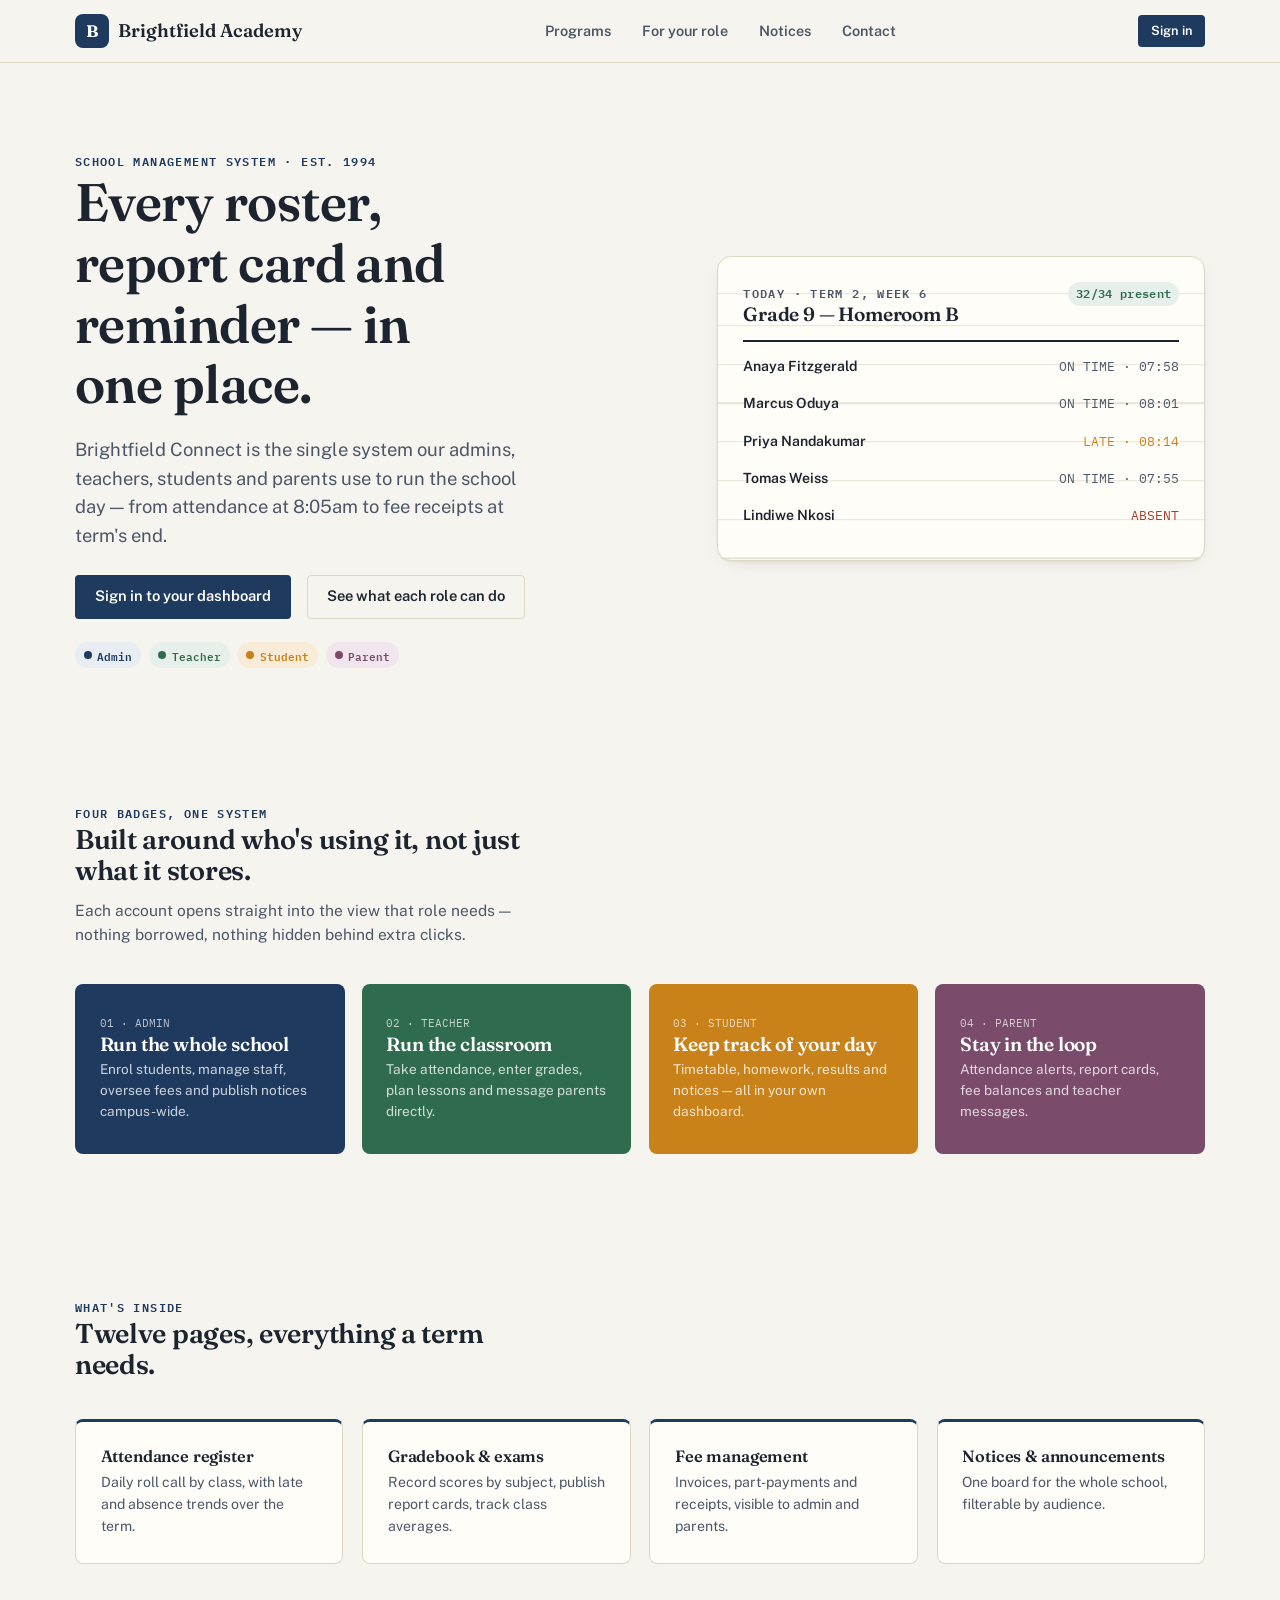
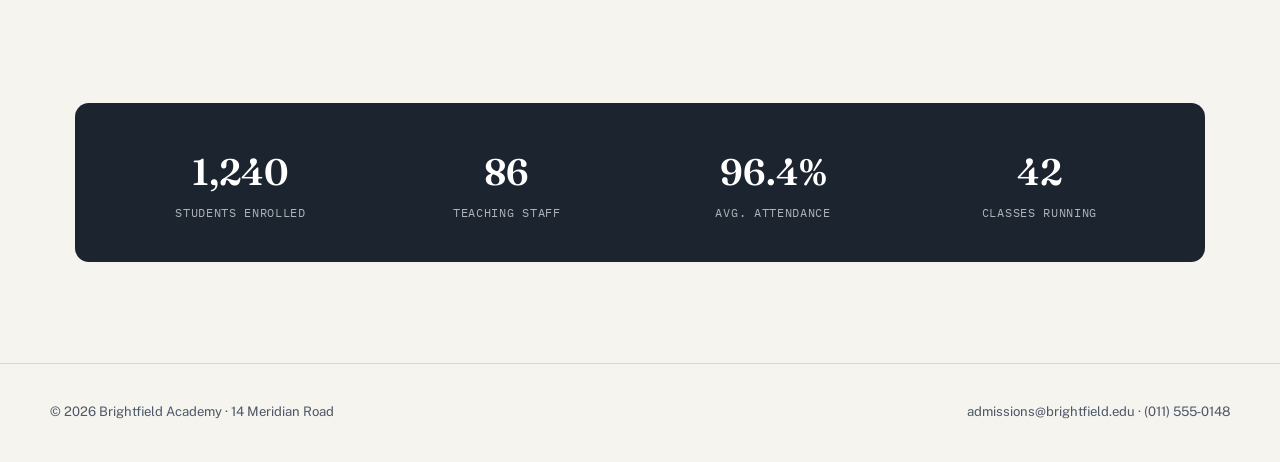
<file: index.html>
<!DOCTYPE html>
<html lang="en">
<head>
<meta charset="UTF-8">
<meta name="viewport" content="width=device-width, initial-scale=1.0">
<title>Brightfield Academy — School Management System</title>
<link rel="preconnect" href="https://fonts.googleapis.com">
<link href="https://fonts.googleapis.com/css2?family=Fraunces:opsz,wght@9..144,500;9..144,600;9..144,700&family=Public+Sans:wght@400;500;600;700&family=IBM+Plex+Mono:wght@500;600&display=swap" rel="stylesheet">
<link rel="stylesheet" href="assets/style.css">
</head>
<body>

<header class="site-header">
  <div class="wrap">
    <a href="index.html" class="brand">
      <span class="brand-mark">B</span>
      <span class="brand-name">Brightfield Academy</span>
    </a>
    <nav class="site-nav">
      <a href="index.html#programs">Programs</a>
      <a href="index.html#roles">For your role</a>
      <a href="announcements.html">Notices</a>
      <a href="index.html#contact">Contact</a>
    </nav>
    <a href="login.html" class="btn btn-primary btn-sm">Sign in</a>
  </div>
</header>

<section class="hero">
  <div class="hero-grid">
    <div>
      <span class="eyebrow">School management system · Est. 1994</span>
      <h1>Every roster, report card and reminder — in one place.</h1>
      <p class="hero-lede">Brightfield Connect is the single system our admins, teachers, students and parents use to run the school day — from attendance at 8:05am to fee receipts at term's end.</p>
      <div class="hero-cta">
        <a href="login.html" class="btn btn-primary">Sign in to your dashboard</a>
        <a href="#roles" class="btn btn-ghost">See what each role can do</a>
      </div>
      <div class="badge-strip">
        <span class="mini-badge" style="background:var(--admin-t);color:var(--admin);"><i style="background:var(--admin);"></i>Admin</span>
        <span class="mini-badge" style="background:var(--teacher-t);color:var(--teacher);"><i style="background:var(--teacher);"></i>Teacher</span>
        <span class="mini-badge" style="background:var(--student-t);color:var(--student);"><i style="background:var(--student);"></i>Student</span>
        <span class="mini-badge" style="background:var(--parent-t);color:var(--parent);"><i style="background:var(--parent);"></i>Parent</span>
      </div>
    </div>
    <div class="roster-card">
      <div class="roster-head">
        <div>
          <div class="eyebrow" style="color:var(--ink-soft);">Today · Term 2, Week 6</div>
          <h3 style="margin:0;">Grade 9 — Homeroom B</h3>
        </div>
        <span class="pill pill-good">32/34 present</span>
      </div>
      <div class="roster-row"><span>Anaya Fitzgerald</span><span>ON TIME · 07:58</span></div>
      <div class="roster-row"><span>Marcus Oduya</span><span>ON TIME · 08:01</span></div>
      <div class="roster-row"><span>Priya Nandakumar</span><span class="mono" style="color:var(--warn);">LATE · 08:14</span></div>
      <div class="roster-row"><span>Tomas Weiss</span><span>ON TIME · 07:55</span></div>
      <div class="roster-row"><span>Lindiwe Nkosi</span><span class="mono" style="color:var(--bad);">ABSENT</span></div>
    </div>
  </div>
</section>

<section class="section" id="roles">
  <div class="section-head">
    <span class="eyebrow">Four badges, one system</span>
    <h2>Built around who's using it, not just what it stores.</h2>
    <p>Each account opens straight into the view that role needs — nothing borrowed, nothing hidden behind extra clicks.</p>
  </div>
  <div class="role-grid">
    <div class="role-card rc-admin">
      <div>
        <span class="role-code">01 · ADMIN</span>
        <h3>Run the whole school</h3>
        <p>Enrol students, manage staff, oversee fees and publish notices campus-wide.</p>
      </div>
    </div>
    <div class="role-card rc-teacher">
      <div>
        <span class="role-code">02 · TEACHER</span>
        <h3>Run the classroom</h3>
        <p>Take attendance, enter grades, plan lessons and message parents directly.</p>
      </div>
    </div>
    <div class="role-card rc-student">
      <div>
        <span class="role-code">03 · STUDENT</span>
        <h3>Keep track of your day</h3>
        <p>Timetable, homework, results and notices — all in your own dashboard.</p>
      </div>
    </div>
    <div class="role-card rc-parent">
      <div>
        <span class="role-code">04 · PARENT</span>
        <h3>Stay in the loop</h3>
        <p>Attendance alerts, report cards, fee balances and teacher messages.</p>
      </div>
    </div>
  </div>
</section>

<section class="section" id="programs">
  <div class="section-head">
    <span class="eyebrow">What's inside</span>
    <h2>Twelve pages, everything a term needs.</h2>
  </div>
  <div class="feature-grid">
    <div class="feature-card">
      <h3>Attendance register</h3>
      <p>Daily roll call by class, with late and absence trends over the term.</p>
    </div>
    <div class="feature-card">
      <h3>Gradebook &amp; exams</h3>
      <p>Record scores by subject, publish report cards, track class averages.</p>
    </div>
    <div class="feature-card">
      <h3>Fee management</h3>
      <p>Invoices, part-payments and receipts, visible to admin and parents.</p>
    </div>
    <div class="feature-card">
      <h3>Notices &amp; announcements</h3>
      <p>One board for the whole school, filterable by audience.</p>
    </div>
  </div>
</section>

<section class="section">
  <div class="stats-band">
    <div><div class="num">1,240</div><div class="lbl">Students enrolled</div></div>
    <div><div class="num">86</div><div class="lbl">Teaching staff</div></div>
    <div><div class="num">96.4%</div><div class="lbl">Avg. attendance</div></div>
    <div><div class="num">42</div><div class="lbl">Classes running</div></div>
  </div>
</section>

<footer class="site-footer" id="contact">
  <div class="wrap">
    <span>© 2026 Brightfield Academy · 14 Meridian Road</span>
    <span>admissions@brightfield.edu · (011) 555‑0148</span>
  </div>
</footer>

</body>
</html>
</file>
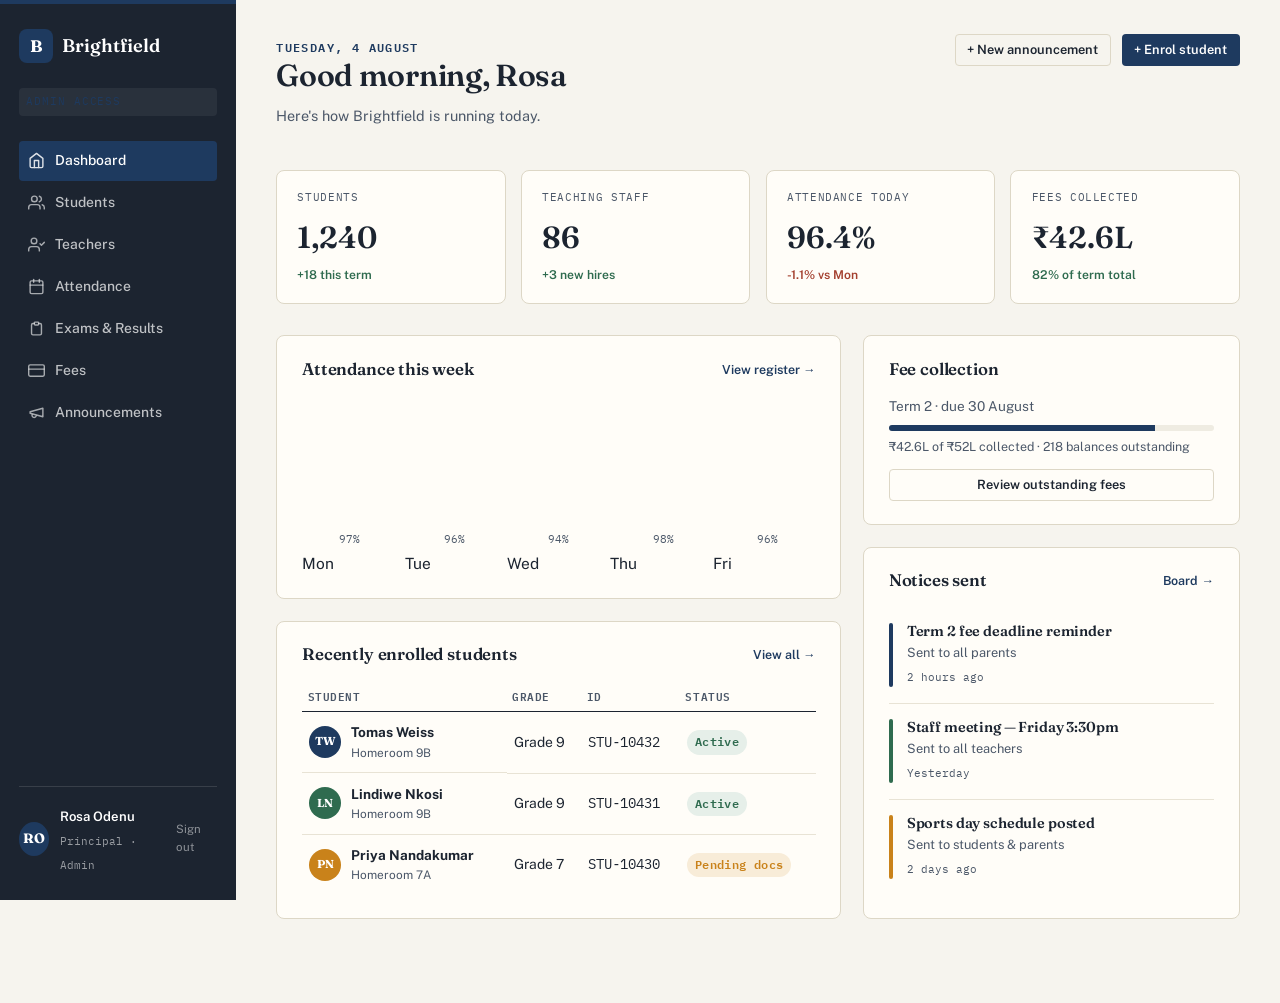
<file: admin-dashboard.html>
<!DOCTYPE html>
<html lang="en">
<head>
<meta charset="UTF-8">
<meta name="viewport" content="width=device-width, initial-scale=1.0">
<title>Admin Dashboard — Brightfield Academy</title>
<link rel="preconnect" href="https://fonts.googleapis.com">
<link href="https://fonts.googleapis.com/css2?family=Fraunces:opsz,wght@9..144,500;9..144,600;9..144,700&family=Public+Sans:wght@400;500;600;700&family=IBM+Plex+Mono:wght@500;600&display=swap" rel="stylesheet">
<link rel="stylesheet" href="assets/style.css">
</head>
<body class="role-admin">

<div class="app">
  <aside class="app-sidebar">
    <a href="index.html" class="brand"><span class="brand-mark">B</span><span class="brand-name">Brightfield</span></a>
    <span class="side-role">ADMIN ACCESS</span>
    <nav class="side-nav">
      <a href="admin-dashboard.html" class="active"><svg viewBox="0 0 24 24" fill="none" stroke="currentColor" stroke-width="2" stroke-linecap="round" stroke-linejoin="round"><path d="M3 9l9-7 9 7v11a2 2 0 0 1-2 2H5a2 2 0 0 1-2-2z"/><polyline points="9 22 9 12 15 12 15 22"/></svg>Dashboard</a>
      <a href="students.html?role=admin"><svg viewBox="0 0 24 24" fill="none" stroke="currentColor" stroke-width="2" stroke-linecap="round" stroke-linejoin="round"><path d="M17 21v-2a4 4 0 0 0-4-4H5a4 4 0 0 0-4 4v2"/><circle cx="9" cy="7" r="4"/><path d="M23 21v-2a4 4 0 0 0-3-3.87"/><path d="M16 3.13a4 4 0 0 1 0 7.75"/></svg>Students</a>
      <a href="teachers.html"><svg viewBox="0 0 24 24" fill="none" stroke="currentColor" stroke-width="2" stroke-linecap="round" stroke-linejoin="round"><path d="M16 21v-2a4 4 0 0 0-4-4H5a4 4 0 0 0-4 4v2"/><circle cx="8.5" cy="7" r="4"/><polyline points="17 11 19 13 23 9"/></svg>Teachers</a>
      <a href="attendance.html?role=admin"><svg viewBox="0 0 24 24" fill="none" stroke="currentColor" stroke-width="2" stroke-linecap="round" stroke-linejoin="round"><rect x="3" y="4" width="18" height="18" rx="2"/><line x1="16" y1="2" x2="16" y2="6"/><line x1="8" y1="2" x2="8" y2="6"/><line x1="3" y1="10" x2="21" y2="10"/></svg>Attendance</a>
      <a href="exams.html?role=admin"><svg viewBox="0 0 24 24" fill="none" stroke="currentColor" stroke-width="2" stroke-linecap="round" stroke-linejoin="round"><path d="M9 5H7a2 2 0 0 0-2 2v12a2 2 0 0 0 2 2h10a2 2 0 0 0 2-2V7a2 2 0 0 0-2-2h-2"/><rect x="9" y="3" width="6" height="4" rx="1"/></svg>Exams &amp; Results</a>
      <a href="fees.html?role=admin"><svg viewBox="0 0 24 24" fill="none" stroke="currentColor" stroke-width="2" stroke-linecap="round" stroke-linejoin="round"><rect x="1" y="4" width="22" height="16" rx="2"/><line x1="1" y1="10" x2="23" y2="10"/></svg>Fees</a>
      <a href="announcements.html?role=admin"><svg viewBox="0 0 24 24" fill="none" stroke="currentColor" stroke-width="2" stroke-linecap="round" stroke-linejoin="round"><path d="M3 11l18-5v12L3 13v-2z"/><path d="M11.6 16.8a3 3 0 1 1-5.8-1.6"/></svg>Announcements</a>
    </nav>
    <div class="side-user">
      <span class="av">RO</span>
      <div><span class="name">Rosa Odenu</span><br><span class="role">Principal · Admin</span></div>
      <a href="login.html" class="logout">Sign out</a>
    </div>
  </aside>

  <main class="app-main">
    <div class="app-topbar">
      <div>
        <span class="eyebrow">Tuesday, 4 August</span>
        <h1>Good morning, Rosa</h1>
        <p class="sub">Here's how Brightfield is running today.</p>
      </div>
      <div class="topbar-actions">
        <a href="announcements.html?role=admin" class="btn btn-ghost btn-sm">+ New announcement</a>
        <a href="students.html?role=admin" class="btn btn-primary btn-sm">+ Enrol student</a>
      </div>
    </div>

    <div class="kpi-row">
      <div class="kpi">
        <div class="kpi-top"><span class="kpi-label">Students</span></div>
        <div class="kpi-num">1,240</div>
        <div class="kpi-delta up">+18 this term</div>
      </div>
      <div class="kpi">
        <div class="kpi-top"><span class="kpi-label">Teaching staff</span></div>
        <div class="kpi-num">86</div>
        <div class="kpi-delta up">+3 new hires</div>
      </div>
      <div class="kpi">
        <div class="kpi-top"><span class="kpi-label">Attendance today</span></div>
        <div class="kpi-num">96.4%</div>
        <div class="kpi-delta down">-1.1% vs Mon</div>
      </div>
      <div class="kpi">
        <div class="kpi-top"><span class="kpi-label">Fees collected</span></div>
        <div class="kpi-num">₹42.6L</div>
        <div class="kpi-delta up">82% of term total</div>
      </div>
    </div>

    <div class="grid-2">
      <div>
        <div class="card">
          <div class="card-head">
            <h3>Attendance this week</h3>
            <a href="attendance.html?role=admin">View register →</a>
          </div>
          <div class="bar-chart">
            <div class="bar"><span class="val">97%</span><i style="height:97%;"></i></div>
            <div class="bar"><span class="val">96%</span><i style="height:96%;"></i></div>
            <div class="bar"><span class="val">94%</span><i style="height:94%;"></i></div>
            <div class="bar"><span class="val">98%</span><i style="height:98%;"></i></div>
            <div class="bar"><span class="val">96%</span><i style="height:96%;"></i></div>
          </div>
          <div style="display:flex;gap:0;margin-top:.3em;">
            <span class="lbl" style="flex:1;">Mon</span><span class="lbl" style="flex:1;">Tue</span><span class="lbl" style="flex:1;">Wed</span><span class="lbl" style="flex:1;">Thu</span><span class="lbl" style="flex:1;">Fri</span>
          </div>
        </div>

        <div class="card">
          <div class="card-head">
            <h3>Recently enrolled students</h3>
            <a href="students.html?role=admin">View all →</a>
          </div>
          <div class="table-wrap">
            <table>
              <thead><tr><th>Student</th><th>Grade</th><th class="mono">ID</th><th>Status</th></tr></thead>
              <tbody>
                <tr><td class="avatar-row"><span class="av" style="background:var(--admin);">TW</span><span class="who"><strong>Tomas Weiss</strong><span>Homeroom 9B</span></span></td><td>Grade 9</td><td class="mono">STU‑10432</td><td><span class="pill pill-good">Active</span></td></tr>
                <tr><td class="avatar-row"><span class="av" style="background:var(--teacher);">LN</span><span class="who"><strong>Lindiwe Nkosi</strong><span>Homeroom 9B</span></span></td><td>Grade 9</td><td class="mono">STU‑10431</td><td><span class="pill pill-good">Active</span></td></tr>
                <tr><td class="avatar-row"><span class="av" style="background:var(--student);">PN</span><span class="who"><strong>Priya Nandakumar</strong><span>Homeroom 7A</span></span></td><td>Grade 7</td><td class="mono">STU‑10430</td><td><span class="pill pill-warn">Pending docs</span></td></tr>
              </tbody>
            </table>
          </div>
        </div>
      </div>

      <div>
        <div class="card">
          <div class="card-head"><h3>Fee collection</h3></div>
          <p style="font-size:.85rem;margin-bottom:.6em;">Term 2 · due 30 August</p>
          <div class="progress"><i style="width:82%;"></i></div>
          <p style="font-size:.78rem;margin-top:.5em;">₹42.6L of ₹52L collected · 218 balances outstanding</p>
          <a href="fees.html?role=admin" class="btn btn-ghost btn-sm btn-block">Review outstanding fees</a>
        </div>

        <div class="card">
          <div class="card-head"><h3>Notices sent</h3><a href="announcements.html?role=admin">Board →</a></div>
          <div class="notice-item">
            <span class="tag"></span>
            <div><h4>Term 2 fee deadline reminder</h4><p>Sent to all parents</p><time>2 hours ago</time></div>
          </div>
          <div class="notice-item">
            <span class="tag" style="background:var(--teacher);"></span>
            <div><h4>Staff meeting — Friday 3:30pm</h4><p>Sent to all teachers</p><time>Yesterday</time></div>
          </div>
          <div class="notice-item">
            <span class="tag" style="background:var(--student);"></span>
            <div><h4>Sports day schedule posted</h4><p>Sent to students &amp; parents</p><time>2 days ago</time></div>
          </div>
        </div>
      </div>
    </div>
  </main>
</div>

<script src="assets/script.js"></script>
</body>
</html>
</file>
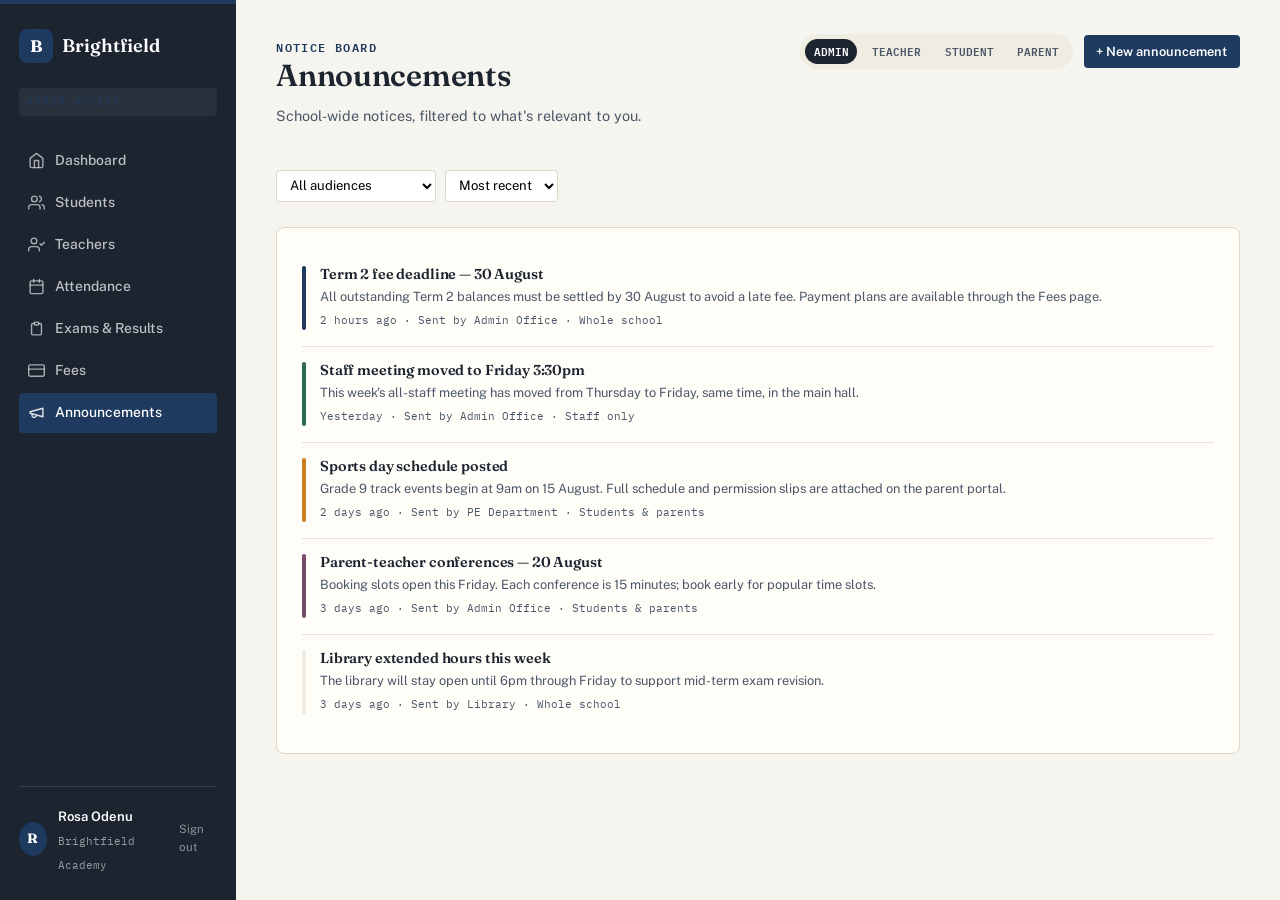
<file: announcements.html>
<!DOCTYPE html>
<html lang="en">
<head>
<meta charset="UTF-8">
<meta name="viewport" content="width=device-width, initial-scale=1.0">
<title>Announcements — Brightfield Academy</title>
<link rel="preconnect" href="https://fonts.googleapis.com">
<link href="https://fonts.googleapis.com/css2?family=Fraunces:opsz,wght@9..144,500;9..144,600;9..144,700&family=Public+Sans:wght@400;500;600;700&family=IBM+Plex+Mono:wght@500;600&display=swap" rel="stylesheet">
<link rel="stylesheet" href="assets/style.css">
</head>
<body class="role-admin role-aware">

<div class="app">
  <aside class="app-sidebar">
    <a href="index.html" class="brand"><span class="brand-mark">B</span><span class="brand-name">Brightfield</span></a>
    <span class="side-role" data-side-role>ADMIN ACCESS</span>
    <nav class="side-nav">
      <a data-roles="admin" href="admin-dashboard.html"><svg viewBox="0 0 24 24" fill="none" stroke="currentColor" stroke-width="2" stroke-linecap="round" stroke-linejoin="round"><path d="M3 9l9-7 9 7v11a2 2 0 0 1-2 2H5a2 2 0 0 1-2-2z"/><polyline points="9 22 9 12 15 12 15 22"/></svg>Dashboard</a>
      <a data-roles="teacher" href="teacher-dashboard.html"><svg viewBox="0 0 24 24" fill="none" stroke="currentColor" stroke-width="2" stroke-linecap="round" stroke-linejoin="round"><path d="M3 9l9-7 9 7v11a2 2 0 0 1-2 2H5a2 2 0 0 1-2-2z"/><polyline points="9 22 9 12 15 12 15 22"/></svg>Dashboard</a>
      <a data-roles="student" href="student-dashboard.html"><svg viewBox="0 0 24 24" fill="none" stroke="currentColor" stroke-width="2" stroke-linecap="round" stroke-linejoin="round"><path d="M3 9l9-7 9 7v11a2 2 0 0 1-2 2H5a2 2 0 0 1-2-2z"/><polyline points="9 22 9 12 15 12 15 22"/></svg>Dashboard</a>
      <a data-roles="parent" href="parent-dashboard.html"><svg viewBox="0 0 24 24" fill="none" stroke="currentColor" stroke-width="2" stroke-linecap="round" stroke-linejoin="round"><path d="M3 9l9-7 9 7v11a2 2 0 0 1-2 2H5a2 2 0 0 1-2-2z"/><polyline points="9 22 9 12 15 12 15 22"/></svg>Dashboard</a>

      <a data-roles="admin" href="students.html?role=admin"><svg viewBox="0 0 24 24" fill="none" stroke="currentColor" stroke-width="2" stroke-linecap="round" stroke-linejoin="round"><path d="M17 21v-2a4 4 0 0 0-4-4H5a4 4 0 0 0-4 4v2"/><circle cx="9" cy="7" r="4"/><path d="M23 21v-2a4 4 0 0 0-3-3.87"/><path d="M16 3.13a4 4 0 0 1 0 7.75"/></svg>Students</a>
      <a data-roles="teacher" href="students.html?role=teacher"><svg viewBox="0 0 24 24" fill="none" stroke="currentColor" stroke-width="2" stroke-linecap="round" stroke-linejoin="round"><path d="M17 21v-2a4 4 0 0 0-4-4H5a4 4 0 0 0-4 4v2"/><circle cx="9" cy="7" r="4"/><path d="M23 21v-2a4 4 0 0 0-3-3.87"/><path d="M16 3.13a4 4 0 0 1 0 7.75"/></svg>My Classes</a>
      <a data-roles="admin" href="teachers.html?role=admin"><svg viewBox="0 0 24 24" fill="none" stroke="currentColor" stroke-width="2" stroke-linecap="round" stroke-linejoin="round"><path d="M16 21v-2a4 4 0 0 0-4-4H5a4 4 0 0 0-4 4v2"/><circle cx="8.5" cy="7" r="4"/><polyline points="17 11 19 13 23 9"/></svg>Teachers</a>

      <a data-roles="admin" href="attendance.html?role=admin"><svg viewBox="0 0 24 24" fill="none" stroke="currentColor" stroke-width="2" stroke-linecap="round" stroke-linejoin="round"><rect x="3" y="4" width="18" height="18" rx="2"/><line x1="16" y1="2" x2="16" y2="6"/><line x1="8" y1="2" x2="8" y2="6"/><line x1="3" y1="10" x2="21" y2="10"/></svg>Attendance</a>
      <a data-roles="teacher" href="attendance.html?role=teacher"><svg viewBox="0 0 24 24" fill="none" stroke="currentColor" stroke-width="2" stroke-linecap="round" stroke-linejoin="round"><rect x="3" y="4" width="18" height="18" rx="2"/><line x1="16" y1="2" x2="16" y2="6"/><line x1="8" y1="2" x2="8" y2="6"/><line x1="3" y1="10" x2="21" y2="10"/></svg>Attendance</a>
      <a data-roles="student" href="attendance.html?role=student"><svg viewBox="0 0 24 24" fill="none" stroke="currentColor" stroke-width="2" stroke-linecap="round" stroke-linejoin="round"><rect x="3" y="4" width="18" height="18" rx="2"/><line x1="16" y1="2" x2="16" y2="6"/><line x1="8" y1="2" x2="8" y2="6"/><line x1="3" y1="10" x2="21" y2="10"/></svg>My Attendance</a>
      <a data-roles="parent" href="attendance.html?role=parent"><svg viewBox="0 0 24 24" fill="none" stroke="currentColor" stroke-width="2" stroke-linecap="round" stroke-linejoin="round"><rect x="3" y="4" width="18" height="18" rx="2"/><line x1="16" y1="2" x2="16" y2="6"/><line x1="8" y1="2" x2="8" y2="6"/><line x1="3" y1="10" x2="21" y2="10"/></svg>Attendance</a>

      <a data-roles="admin" href="exams.html?role=admin"><svg viewBox="0 0 24 24" fill="none" stroke="currentColor" stroke-width="2" stroke-linecap="round" stroke-linejoin="round"><path d="M9 5H7a2 2 0 0 0-2 2v12a2 2 0 0 0 2 2h10a2 2 0 0 0 2-2V7a2 2 0 0 0-2-2h-2"/><rect x="9" y="3" width="6" height="4" rx="1"/></svg>Exams &amp; Results</a>
      <a data-roles="teacher" href="exams.html?role=teacher"><svg viewBox="0 0 24 24" fill="none" stroke="currentColor" stroke-width="2" stroke-linecap="round" stroke-linejoin="round"><path d="M9 5H7a2 2 0 0 0-2 2v12a2 2 0 0 0 2 2h10a2 2 0 0 0 2-2V7a2 2 0 0 0-2-2h-2"/><rect x="9" y="3" width="6" height="4" rx="1"/></svg>Gradebook</a>
      <a data-roles="student" href="exams.html?role=student"><svg viewBox="0 0 24 24" fill="none" stroke="currentColor" stroke-width="2" stroke-linecap="round" stroke-linejoin="round"><path d="M9 5H7a2 2 0 0 0-2 2v12a2 2 0 0 0 2 2h10a2 2 0 0 0 2-2V7a2 2 0 0 0-2-2h-2"/><rect x="9" y="3" width="6" height="4" rx="1"/></svg>My Results</a>
      <a data-roles="parent" href="exams.html?role=parent"><svg viewBox="0 0 24 24" fill="none" stroke="currentColor" stroke-width="2" stroke-linecap="round" stroke-linejoin="round"><path d="M9 5H7a2 2 0 0 0-2 2v12a2 2 0 0 0 2 2h10a2 2 0 0 0 2-2V7a2 2 0 0 0-2-2h-2"/><rect x="9" y="3" width="6" height="4" rx="1"/></svg>Report Cards</a>

      <a data-roles="admin" href="fees.html?role=admin"><svg viewBox="0 0 24 24" fill="none" stroke="currentColor" stroke-width="2" stroke-linecap="round" stroke-linejoin="round"><rect x="1" y="4" width="22" height="16" rx="2"/><line x1="1" y1="10" x2="23" y2="10"/></svg>Fees</a>
      <a data-roles="student" href="fees.html?role=student"><svg viewBox="0 0 24 24" fill="none" stroke="currentColor" stroke-width="2" stroke-linecap="round" stroke-linejoin="round"><rect x="1" y="4" width="22" height="16" rx="2"/><line x1="1" y1="10" x2="23" y2="10"/></svg>My Fees</a>
      <a data-roles="parent" href="fees.html?role=parent"><svg viewBox="0 0 24 24" fill="none" stroke="currentColor" stroke-width="2" stroke-linecap="round" stroke-linejoin="round"><rect x="1" y="4" width="22" height="16" rx="2"/><line x1="1" y1="10" x2="23" y2="10"/></svg>Fees</a>

      <a data-roles="admin" href="announcements.html?role=admin"><svg viewBox="0 0 24 24" fill="none" stroke="currentColor" stroke-width="2" stroke-linecap="round" stroke-linejoin="round"><path d="M3 11l18-5v12L3 13v-2z"/><path d="M11.6 16.8a3 3 0 1 1-5.8-1.6"/></svg>Announcements</a>
      <a data-roles="teacher" href="announcements.html?role=teacher"><svg viewBox="0 0 24 24" fill="none" stroke="currentColor" stroke-width="2" stroke-linecap="round" stroke-linejoin="round"><path d="M3 11l18-5v12L3 13v-2z"/><path d="M11.6 16.8a3 3 0 1 1-5.8-1.6"/></svg>Announcements</a>
      <a data-roles="student" href="announcements.html?role=student"><svg viewBox="0 0 24 24" fill="none" stroke="currentColor" stroke-width="2" stroke-linecap="round" stroke-linejoin="round"><path d="M3 11l18-5v12L3 13v-2z"/><path d="M11.6 16.8a3 3 0 1 1-5.8-1.6"/></svg>Announcements</a>
      <a data-roles="parent" href="announcements.html?role=parent"><svg viewBox="0 0 24 24" fill="none" stroke="currentColor" stroke-width="2" stroke-linecap="round" stroke-linejoin="round"><path d="M3 11l18-5v12L3 13v-2z"/><path d="M11.6 16.8a3 3 0 1 1-5.8-1.6"/></svg>Announcements</a>
    </nav>
    <div class="side-user">
      <span class="av" data-side-avatar>RO</span>
      <div><span class="name" data-side-name>Rosa Odenu</span><br><span class="role">Brightfield Academy</span></div>
      <a href="login.html" class="logout">Sign out</a>
    </div>
  </aside>

  <main class="app-main">
    <div class="app-topbar">
      <div>
        <span class="eyebrow">Notice board</span>
        <h1>Announcements</h1>
        <p class="sub">School-wide notices, filtered to what's relevant to you.</p>
      </div>
      <div class="topbar-actions">
        <div class="role-switch">
          <a href="announcements.html?role=admin" data-role="admin">ADMIN</a>
          <a href="announcements.html?role=teacher" data-role="teacher">TEACHER</a>
          <a href="announcements.html?role=student" data-role="student">STUDENT</a>
          <a href="announcements.html?role=parent" data-role="parent">PARENT</a>
        </div>
        <a href="#" class="btn btn-primary btn-sm" data-roles="admin,teacher">+ New announcement</a>
      </div>
    </div>

    <div class="filters" style="margin-bottom:1.6em;">
      <select><option>All audiences</option><option>Whole school</option><option>Staff only</option><option>Students &amp; parents</option></select>
      <select><option>Most recent</option><option>This week</option><option>This term</option></select>
    </div>

    <div class="card">
      <div class="notice-item">
        <span class="tag" style="background:var(--admin);"></span>
        <div>
          <h4>Term 2 fee deadline — 30 August</h4>
          <p>All outstanding Term 2 balances must be settled by 30 August to avoid a late fee. Payment plans are available through the Fees page.</p>
          <time>2 hours ago · Sent by Admin Office · Whole school</time>
        </div>
      </div>
      <div class="notice-item">
        <span class="tag" style="background:var(--teacher);"></span>
        <div>
          <h4>Staff meeting moved to Friday 3:30pm</h4>
          <p>This week's all-staff meeting has moved from Thursday to Friday, same time, in the main hall.</p>
          <time>Yesterday · Sent by Admin Office · Staff only</time>
        </div>
      </div>
      <div class="notice-item">
        <span class="tag" style="background:var(--student);"></span>
        <div>
          <h4>Sports day schedule posted</h4>
          <p>Grade 9 track events begin at 9am on 15 August. Full schedule and permission slips are attached on the parent portal.</p>
          <time>2 days ago · Sent by PE Department · Students &amp; parents</time>
        </div>
      </div>
      <div class="notice-item">
        <span class="tag" style="background:var(--parent);"></span>
        <div>
          <h4>Parent-teacher conferences — 20 August</h4>
          <p>Booking slots open this Friday. Each conference is 15 minutes; book early for popular time slots.</p>
          <time>3 days ago · Sent by Admin Office · Students &amp; parents</time>
        </div>
      </div>
      <div class="notice-item">
        <span class="tag" style="background:var(--paper-2);"></span>
        <div>
          <h4>Library extended hours this week</h4>
          <p>The library will stay open until 6pm through Friday to support mid-term exam revision.</p>
          <time>3 days ago · Sent by Library · Whole school</time>
        </div>
      </div>
    </div>
  </main>
</div>

<script src="assets/script.js"></script>
</body>
</html>
</file>
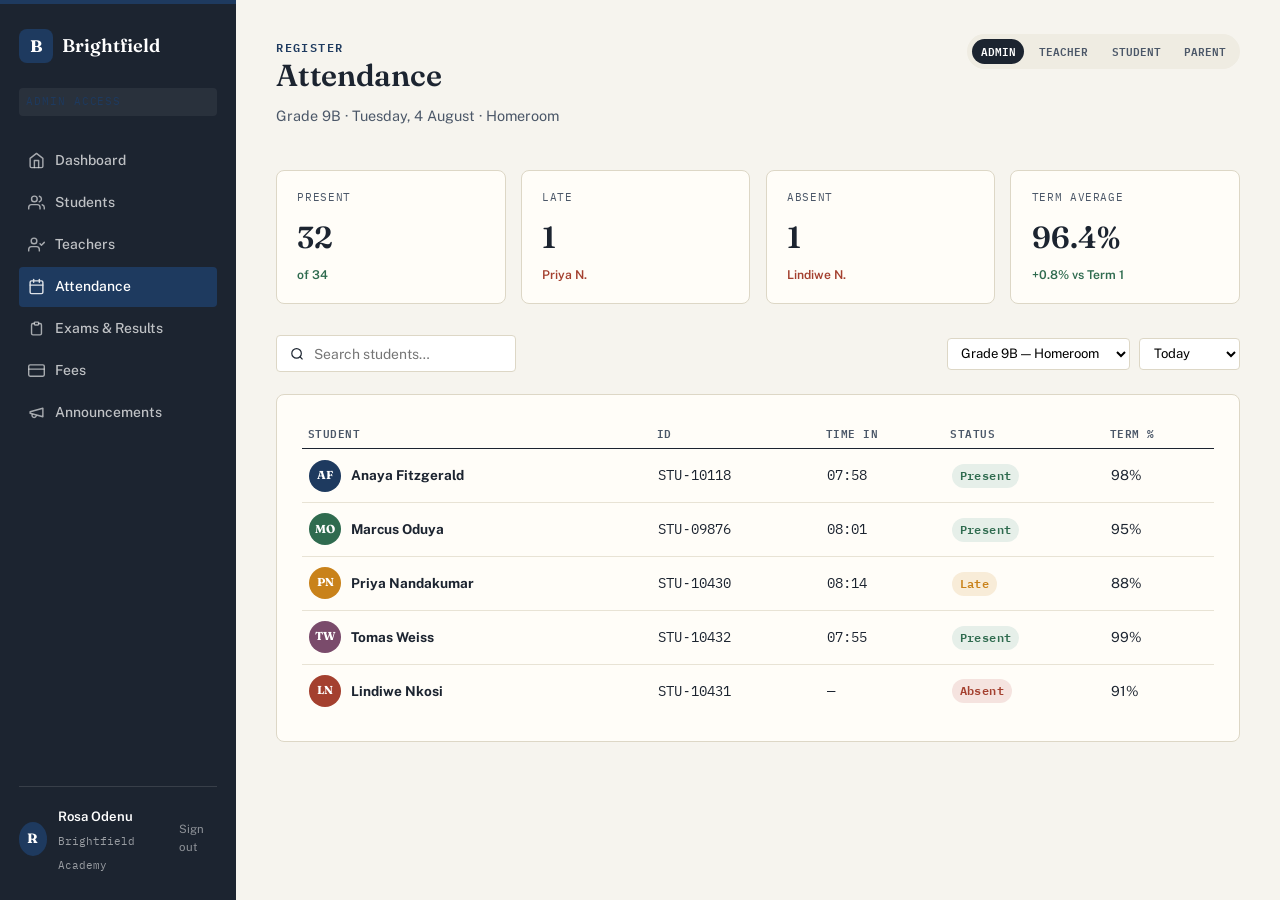
<file: attendance.html>
<!DOCTYPE html>
<html lang="en">
<head>
<meta charset="UTF-8">
<meta name="viewport" content="width=device-width, initial-scale=1.0">
<title>Attendance — Brightfield Academy</title>
<link rel="preconnect" href="https://fonts.googleapis.com">
<link href="https://fonts.googleapis.com/css2?family=Fraunces:opsz,wght@9..144,500;9..144,600;9..144,700&family=Public+Sans:wght@400;500;600;700&family=IBM+Plex+Mono:wght@500;600&display=swap" rel="stylesheet">
<link rel="stylesheet" href="assets/style.css">
</head>
<body class="role-admin role-aware">

<div class="app">
  <aside class="app-sidebar">
    <a href="index.html" class="brand"><span class="brand-mark">B</span><span class="brand-name">Brightfield</span></a>
    <span class="side-role" data-side-role>ADMIN ACCESS</span>
    <nav class="side-nav">
      <a data-roles="admin" href="admin-dashboard.html"><svg viewBox="0 0 24 24" fill="none" stroke="currentColor" stroke-width="2" stroke-linecap="round" stroke-linejoin="round"><path d="M3 9l9-7 9 7v11a2 2 0 0 1-2 2H5a2 2 0 0 1-2-2z"/><polyline points="9 22 9 12 15 12 15 22"/></svg>Dashboard</a>
      <a data-roles="teacher" href="teacher-dashboard.html"><svg viewBox="0 0 24 24" fill="none" stroke="currentColor" stroke-width="2" stroke-linecap="round" stroke-linejoin="round"><path d="M3 9l9-7 9 7v11a2 2 0 0 1-2 2H5a2 2 0 0 1-2-2z"/><polyline points="9 22 9 12 15 12 15 22"/></svg>Dashboard</a>
      <a data-roles="student" href="student-dashboard.html"><svg viewBox="0 0 24 24" fill="none" stroke="currentColor" stroke-width="2" stroke-linecap="round" stroke-linejoin="round"><path d="M3 9l9-7 9 7v11a2 2 0 0 1-2 2H5a2 2 0 0 1-2-2z"/><polyline points="9 22 9 12 15 12 15 22"/></svg>Dashboard</a>
      <a data-roles="parent" href="parent-dashboard.html"><svg viewBox="0 0 24 24" fill="none" stroke="currentColor" stroke-width="2" stroke-linecap="round" stroke-linejoin="round"><path d="M3 9l9-7 9 7v11a2 2 0 0 1-2 2H5a2 2 0 0 1-2-2z"/><polyline points="9 22 9 12 15 12 15 22"/></svg>Dashboard</a>

      <a data-roles="admin" href="students.html?role=admin"><svg viewBox="0 0 24 24" fill="none" stroke="currentColor" stroke-width="2" stroke-linecap="round" stroke-linejoin="round"><path d="M17 21v-2a4 4 0 0 0-4-4H5a4 4 0 0 0-4 4v2"/><circle cx="9" cy="7" r="4"/><path d="M23 21v-2a4 4 0 0 0-3-3.87"/><path d="M16 3.13a4 4 0 0 1 0 7.75"/></svg>Students</a>
      <a data-roles="teacher" href="students.html?role=teacher"><svg viewBox="0 0 24 24" fill="none" stroke="currentColor" stroke-width="2" stroke-linecap="round" stroke-linejoin="round"><path d="M17 21v-2a4 4 0 0 0-4-4H5a4 4 0 0 0-4 4v2"/><circle cx="9" cy="7" r="4"/><path d="M23 21v-2a4 4 0 0 0-3-3.87"/><path d="M16 3.13a4 4 0 0 1 0 7.75"/></svg>My Classes</a>
      <a data-roles="admin" href="teachers.html?role=admin"><svg viewBox="0 0 24 24" fill="none" stroke="currentColor" stroke-width="2" stroke-linecap="round" stroke-linejoin="round"><path d="M16 21v-2a4 4 0 0 0-4-4H5a4 4 0 0 0-4 4v2"/><circle cx="8.5" cy="7" r="4"/><polyline points="17 11 19 13 23 9"/></svg>Teachers</a>

      <a data-roles="admin" href="attendance.html?role=admin" class="active"><svg viewBox="0 0 24 24" fill="none" stroke="currentColor" stroke-width="2" stroke-linecap="round" stroke-linejoin="round"><rect x="3" y="4" width="18" height="18" rx="2"/><line x1="16" y1="2" x2="16" y2="6"/><line x1="8" y1="2" x2="8" y2="6"/><line x1="3" y1="10" x2="21" y2="10"/></svg>Attendance</a>
      <a data-roles="teacher" href="attendance.html?role=teacher"><svg viewBox="0 0 24 24" fill="none" stroke="currentColor" stroke-width="2" stroke-linecap="round" stroke-linejoin="round"><rect x="3" y="4" width="18" height="18" rx="2"/><line x1="16" y1="2" x2="16" y2="6"/><line x1="8" y1="2" x2="8" y2="6"/><line x1="3" y1="10" x2="21" y2="10"/></svg>Attendance</a>
      <a data-roles="student" href="attendance.html?role=student"><svg viewBox="0 0 24 24" fill="none" stroke="currentColor" stroke-width="2" stroke-linecap="round" stroke-linejoin="round"><rect x="3" y="4" width="18" height="18" rx="2"/><line x1="16" y1="2" x2="16" y2="6"/><line x1="8" y1="2" x2="8" y2="6"/><line x1="3" y1="10" x2="21" y2="10"/></svg>My Attendance</a>
      <a data-roles="parent" href="attendance.html?role=parent"><svg viewBox="0 0 24 24" fill="none" stroke="currentColor" stroke-width="2" stroke-linecap="round" stroke-linejoin="round"><rect x="3" y="4" width="18" height="18" rx="2"/><line x1="16" y1="2" x2="16" y2="6"/><line x1="8" y1="2" x2="8" y2="6"/><line x1="3" y1="10" x2="21" y2="10"/></svg>Attendance</a>

      <a data-roles="admin" href="exams.html?role=admin"><svg viewBox="0 0 24 24" fill="none" stroke="currentColor" stroke-width="2" stroke-linecap="round" stroke-linejoin="round"><path d="M9 5H7a2 2 0 0 0-2 2v12a2 2 0 0 0 2 2h10a2 2 0 0 0 2-2V7a2 2 0 0 0-2-2h-2"/><rect x="9" y="3" width="6" height="4" rx="1"/></svg>Exams &amp; Results</a>
      <a data-roles="teacher" href="exams.html?role=teacher"><svg viewBox="0 0 24 24" fill="none" stroke="currentColor" stroke-width="2" stroke-linecap="round" stroke-linejoin="round"><path d="M9 5H7a2 2 0 0 0-2 2v12a2 2 0 0 0 2 2h10a2 2 0 0 0 2-2V7a2 2 0 0 0-2-2h-2"/><rect x="9" y="3" width="6" height="4" rx="1"/></svg>Gradebook</a>
      <a data-roles="student" href="exams.html?role=student"><svg viewBox="0 0 24 24" fill="none" stroke="currentColor" stroke-width="2" stroke-linecap="round" stroke-linejoin="round"><path d="M9 5H7a2 2 0 0 0-2 2v12a2 2 0 0 0 2 2h10a2 2 0 0 0 2-2V7a2 2 0 0 0-2-2h-2"/><rect x="9" y="3" width="6" height="4" rx="1"/></svg>My Results</a>
      <a data-roles="parent" href="exams.html?role=parent"><svg viewBox="0 0 24 24" fill="none" stroke="currentColor" stroke-width="2" stroke-linecap="round" stroke-linejoin="round"><path d="M9 5H7a2 2 0 0 0-2 2v12a2 2 0 0 0 2 2h10a2 2 0 0 0 2-2V7a2 2 0 0 0-2-2h-2"/><rect x="9" y="3" width="6" height="4" rx="1"/></svg>Report Cards</a>

      <a data-roles="admin" href="fees.html?role=admin"><svg viewBox="0 0 24 24" fill="none" stroke="currentColor" stroke-width="2" stroke-linecap="round" stroke-linejoin="round"><rect x="1" y="4" width="22" height="16" rx="2"/><line x1="1" y1="10" x2="23" y2="10"/></svg>Fees</a>
      <a data-roles="student" href="fees.html?role=student"><svg viewBox="0 0 24 24" fill="none" stroke="currentColor" stroke-width="2" stroke-linecap="round" stroke-linejoin="round"><rect x="1" y="4" width="22" height="16" rx="2"/><line x1="1" y1="10" x2="23" y2="10"/></svg>My Fees</a>
      <a data-roles="parent" href="fees.html?role=parent"><svg viewBox="0 0 24 24" fill="none" stroke="currentColor" stroke-width="2" stroke-linecap="round" stroke-linejoin="round"><rect x="1" y="4" width="22" height="16" rx="2"/><line x1="1" y1="10" x2="23" y2="10"/></svg>Fees</a>

      <a data-roles="admin" href="announcements.html?role=admin"><svg viewBox="0 0 24 24" fill="none" stroke="currentColor" stroke-width="2" stroke-linecap="round" stroke-linejoin="round"><path d="M3 11l18-5v12L3 13v-2z"/><path d="M11.6 16.8a3 3 0 1 1-5.8-1.6"/></svg>Announcements</a>
      <a data-roles="teacher" href="announcements.html?role=teacher"><svg viewBox="0 0 24 24" fill="none" stroke="currentColor" stroke-width="2" stroke-linecap="round" stroke-linejoin="round"><path d="M3 11l18-5v12L3 13v-2z"/><path d="M11.6 16.8a3 3 0 1 1-5.8-1.6"/></svg>Announcements</a>
      <a data-roles="student" href="announcements.html?role=student"><svg viewBox="0 0 24 24" fill="none" stroke="currentColor" stroke-width="2" stroke-linecap="round" stroke-linejoin="round"><path d="M3 11l18-5v12L3 13v-2z"/><path d="M11.6 16.8a3 3 0 1 1-5.8-1.6"/></svg>Announcements</a>
      <a data-roles="parent" href="announcements.html?role=parent"><svg viewBox="0 0 24 24" fill="none" stroke="currentColor" stroke-width="2" stroke-linecap="round" stroke-linejoin="round"><path d="M3 11l18-5v12L3 13v-2z"/><path d="M11.6 16.8a3 3 0 1 1-5.8-1.6"/></svg>Announcements</a>
    </nav>
    <div class="side-user">
      <span class="av" data-side-avatar>RO</span>
      <div><span class="name" data-side-name>Rosa Odenu</span><br><span class="role">Brightfield Academy</span></div>
      <a href="login.html" class="logout">Sign out</a>
    </div>
  </aside>

  <main class="app-main">
    <div class="app-topbar">
      <div>
        <span class="eyebrow">Register</span>
        <h1>Attendance</h1>
        <p class="sub">Grade 9B · Tuesday, 4 August · Homeroom</p>
      </div>
      <div class="topbar-actions">
        <div class="role-switch">
          <a href="attendance.html?role=admin" data-role="admin">ADMIN</a>
          <a href="attendance.html?role=teacher" data-role="teacher">TEACHER</a>
          <a href="attendance.html?role=student" data-role="student">STUDENT</a>
          <a href="attendance.html?role=parent" data-role="parent">PARENT</a>
        </div>
        <a href="#" class="btn btn-primary btn-sm" data-roles="teacher">Save register</a>
      </div>
    </div>

    <div class="kpi-row">
      <div class="kpi"><div class="kpi-top"><span class="kpi-label">Present</span></div><div class="kpi-num">32</div><div class="kpi-delta up">of 34</div></div>
      <div class="kpi"><div class="kpi-top"><span class="kpi-label">Late</span></div><div class="kpi-num">1</div><div class="kpi-delta down">Priya N.</div></div>
      <div class="kpi"><div class="kpi-top"><span class="kpi-label">Absent</span></div><div class="kpi-num">1</div><div class="kpi-delta down">Lindiwe N.</div></div>
      <div class="kpi"><div class="kpi-top"><span class="kpi-label">Term average</span></div><div class="kpi-num">96.4%</div><div class="kpi-delta up">+0.8% vs Term 1</div></div>
    </div>

    <div class="toolbar">
      <div class="search">
        <svg width="16" height="16" viewBox="0 0 24 24" fill="none" stroke="currentColor" stroke-width="2"><circle cx="11" cy="11" r="8"/><line x1="21" y1="21" x2="16.65" y2="16.65"/></svg>
        <input type="text" placeholder="Search students…" data-search="attendanceTable">
      </div>
      <div class="filters">
        <select><option>Grade 9B — Homeroom</option><option>Grade 9A</option><option>Grade 8A</option><option>Grade 10C</option></select>
        <select><option>Today</option><option>This week</option><option>This term</option></select>
      </div>
    </div>

    <div class="card">
      <div class="table-wrap">
        <table id="attendanceTable">
          <thead><tr><th>Student</th><th class="mono">ID</th><th>Time in</th><th>Status</th><th>Term %</th></tr></thead>
          <tbody>
            <tr><td class="avatar-row"><span class="av" style="background:var(--admin);">AF</span><span class="who"><strong>Anaya Fitzgerald</strong></span></td><td class="mono">STU‑10118</td><td class="mono">07:58</td><td><span class="pill pill-good">Present</span></td><td>98%</td></tr>
            <tr><td class="avatar-row"><span class="av" style="background:var(--teacher);">MO</span><span class="who"><strong>Marcus Oduya</strong></span></td><td class="mono">STU‑09876</td><td class="mono">08:01</td><td><span class="pill pill-good">Present</span></td><td>95%</td></tr>
            <tr><td class="avatar-row"><span class="av" style="background:var(--student);">PN</span><span class="who"><strong>Priya Nandakumar</strong></span></td><td class="mono">STU‑10430</td><td class="mono">08:14</td><td><span class="pill pill-warn">Late</span></td><td>88%</td></tr>
            <tr><td class="avatar-row"><span class="av" style="background:var(--parent);">TW</span><span class="who"><strong>Tomas Weiss</strong></span></td><td class="mono">STU‑10432</td><td class="mono">07:55</td><td><span class="pill pill-good">Present</span></td><td>99%</td></tr>
            <tr><td class="avatar-row"><span class="av" style="background:var(--bad);">LN</span><span class="who"><strong>Lindiwe Nkosi</strong></span></td><td class="mono">STU‑10431</td><td class="mono">—</td><td><span class="pill pill-bad">Absent</span></td><td>91%</td></tr>
          </tbody>
        </table>
      </div>
    </div>
  </main>
</div>

<script src="assets/script.js"></script>
</body>
</html>
</file>
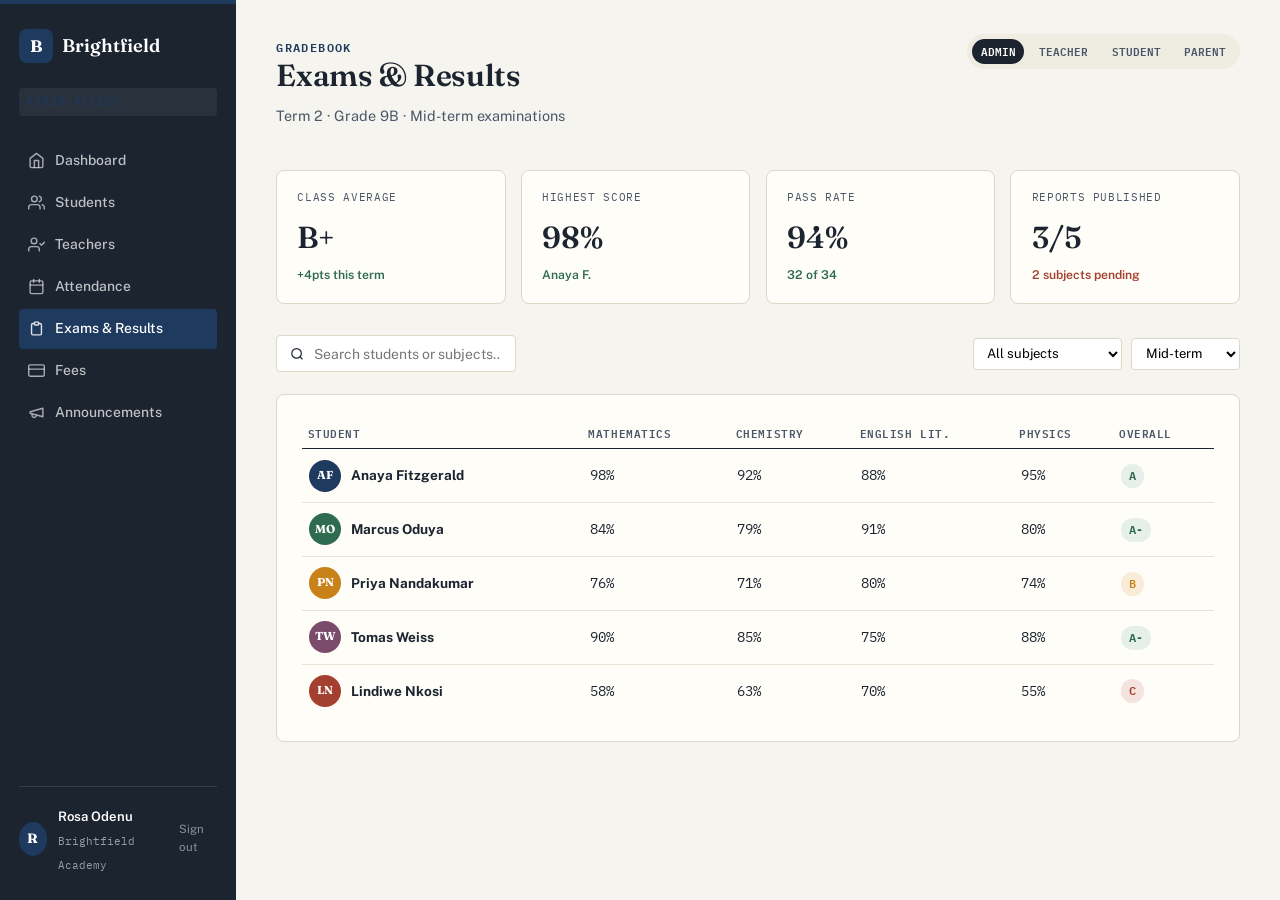
<file: exams.html>
<!DOCTYPE html>
<html lang="en">
<head>
<meta charset="UTF-8">
<meta name="viewport" content="width=device-width, initial-scale=1.0">
<title>Exams & Results — Brightfield Academy</title>
<link rel="preconnect" href="https://fonts.googleapis.com">
<link href="https://fonts.googleapis.com/css2?family=Fraunces:opsz,wght@9..144,500;9..144,600;9..144,700&family=Public+Sans:wght@400;500;600;700&family=IBM+Plex+Mono:wght@500;600&display=swap" rel="stylesheet">
<link rel="stylesheet" href="assets/style.css">
</head>
<body class="role-admin role-aware">

<div class="app">
  <aside class="app-sidebar">
    <a href="index.html" class="brand"><span class="brand-mark">B</span><span class="brand-name">Brightfield</span></a>
    <span class="side-role" data-side-role>ADMIN ACCESS</span>
    <nav class="side-nav">
      <a data-roles="admin" href="admin-dashboard.html"><svg viewBox="0 0 24 24" fill="none" stroke="currentColor" stroke-width="2" stroke-linecap="round" stroke-linejoin="round"><path d="M3 9l9-7 9 7v11a2 2 0 0 1-2 2H5a2 2 0 0 1-2-2z"/><polyline points="9 22 9 12 15 12 15 22"/></svg>Dashboard</a>
      <a data-roles="teacher" href="teacher-dashboard.html"><svg viewBox="0 0 24 24" fill="none" stroke="currentColor" stroke-width="2" stroke-linecap="round" stroke-linejoin="round"><path d="M3 9l9-7 9 7v11a2 2 0 0 1-2 2H5a2 2 0 0 1-2-2z"/><polyline points="9 22 9 12 15 12 15 22"/></svg>Dashboard</a>
      <a data-roles="student" href="student-dashboard.html"><svg viewBox="0 0 24 24" fill="none" stroke="currentColor" stroke-width="2" stroke-linecap="round" stroke-linejoin="round"><path d="M3 9l9-7 9 7v11a2 2 0 0 1-2 2H5a2 2 0 0 1-2-2z"/><polyline points="9 22 9 12 15 12 15 22"/></svg>Dashboard</a>
      <a data-roles="parent" href="parent-dashboard.html"><svg viewBox="0 0 24 24" fill="none" stroke="currentColor" stroke-width="2" stroke-linecap="round" stroke-linejoin="round"><path d="M3 9l9-7 9 7v11a2 2 0 0 1-2 2H5a2 2 0 0 1-2-2z"/><polyline points="9 22 9 12 15 12 15 22"/></svg>Dashboard</a>

      <a data-roles="admin" href="students.html?role=admin"><svg viewBox="0 0 24 24" fill="none" stroke="currentColor" stroke-width="2" stroke-linecap="round" stroke-linejoin="round"><path d="M17 21v-2a4 4 0 0 0-4-4H5a4 4 0 0 0-4 4v2"/><circle cx="9" cy="7" r="4"/><path d="M23 21v-2a4 4 0 0 0-3-3.87"/><path d="M16 3.13a4 4 0 0 1 0 7.75"/></svg>Students</a>
      <a data-roles="teacher" href="students.html?role=teacher"><svg viewBox="0 0 24 24" fill="none" stroke="currentColor" stroke-width="2" stroke-linecap="round" stroke-linejoin="round"><path d="M17 21v-2a4 4 0 0 0-4-4H5a4 4 0 0 0-4 4v2"/><circle cx="9" cy="7" r="4"/><path d="M23 21v-2a4 4 0 0 0-3-3.87"/><path d="M16 3.13a4 4 0 0 1 0 7.75"/></svg>My Classes</a>
      <a data-roles="admin" href="teachers.html?role=admin"><svg viewBox="0 0 24 24" fill="none" stroke="currentColor" stroke-width="2" stroke-linecap="round" stroke-linejoin="round"><path d="M16 21v-2a4 4 0 0 0-4-4H5a4 4 0 0 0-4 4v2"/><circle cx="8.5" cy="7" r="4"/><polyline points="17 11 19 13 23 9"/></svg>Teachers</a>

      <a data-roles="admin" href="attendance.html?role=admin"><svg viewBox="0 0 24 24" fill="none" stroke="currentColor" stroke-width="2" stroke-linecap="round" stroke-linejoin="round"><rect x="3" y="4" width="18" height="18" rx="2"/><line x1="16" y1="2" x2="16" y2="6"/><line x1="8" y1="2" x2="8" y2="6"/><line x1="3" y1="10" x2="21" y2="10"/></svg>Attendance</a>
      <a data-roles="teacher" href="attendance.html?role=teacher"><svg viewBox="0 0 24 24" fill="none" stroke="currentColor" stroke-width="2" stroke-linecap="round" stroke-linejoin="round"><rect x="3" y="4" width="18" height="18" rx="2"/><line x1="16" y1="2" x2="16" y2="6"/><line x1="8" y1="2" x2="8" y2="6"/><line x1="3" y1="10" x2="21" y2="10"/></svg>Attendance</a>
      <a data-roles="student" href="attendance.html?role=student"><svg viewBox="0 0 24 24" fill="none" stroke="currentColor" stroke-width="2" stroke-linecap="round" stroke-linejoin="round"><rect x="3" y="4" width="18" height="18" rx="2"/><line x1="16" y1="2" x2="16" y2="6"/><line x1="8" y1="2" x2="8" y2="6"/><line x1="3" y1="10" x2="21" y2="10"/></svg>My Attendance</a>
      <a data-roles="parent" href="attendance.html?role=parent"><svg viewBox="0 0 24 24" fill="none" stroke="currentColor" stroke-width="2" stroke-linecap="round" stroke-linejoin="round"><rect x="3" y="4" width="18" height="18" rx="2"/><line x1="16" y1="2" x2="16" y2="6"/><line x1="8" y1="2" x2="8" y2="6"/><line x1="3" y1="10" x2="21" y2="10"/></svg>Attendance</a>

      <a data-roles="admin" href="exams.html?role=admin"><svg viewBox="0 0 24 24" fill="none" stroke="currentColor" stroke-width="2" stroke-linecap="round" stroke-linejoin="round"><path d="M9 5H7a2 2 0 0 0-2 2v12a2 2 0 0 0 2 2h10a2 2 0 0 0 2-2V7a2 2 0 0 0-2-2h-2"/><rect x="9" y="3" width="6" height="4" rx="1"/></svg>Exams &amp; Results</a>
      <a data-roles="teacher" href="exams.html?role=teacher"><svg viewBox="0 0 24 24" fill="none" stroke="currentColor" stroke-width="2" stroke-linecap="round" stroke-linejoin="round"><path d="M9 5H7a2 2 0 0 0-2 2v12a2 2 0 0 0 2 2h10a2 2 0 0 0 2-2V7a2 2 0 0 0-2-2h-2"/><rect x="9" y="3" width="6" height="4" rx="1"/></svg>Gradebook</a>
      <a data-roles="student" href="exams.html?role=student"><svg viewBox="0 0 24 24" fill="none" stroke="currentColor" stroke-width="2" stroke-linecap="round" stroke-linejoin="round"><path d="M9 5H7a2 2 0 0 0-2 2v12a2 2 0 0 0 2 2h10a2 2 0 0 0 2-2V7a2 2 0 0 0-2-2h-2"/><rect x="9" y="3" width="6" height="4" rx="1"/></svg>My Results</a>
      <a data-roles="parent" href="exams.html?role=parent"><svg viewBox="0 0 24 24" fill="none" stroke="currentColor" stroke-width="2" stroke-linecap="round" stroke-linejoin="round"><path d="M9 5H7a2 2 0 0 0-2 2v12a2 2 0 0 0 2 2h10a2 2 0 0 0 2-2V7a2 2 0 0 0-2-2h-2"/><rect x="9" y="3" width="6" height="4" rx="1"/></svg>Report Cards</a>

      <a data-roles="admin" href="fees.html?role=admin"><svg viewBox="0 0 24 24" fill="none" stroke="currentColor" stroke-width="2" stroke-linecap="round" stroke-linejoin="round"><rect x="1" y="4" width="22" height="16" rx="2"/><line x1="1" y1="10" x2="23" y2="10"/></svg>Fees</a>
      <a data-roles="student" href="fees.html?role=student"><svg viewBox="0 0 24 24" fill="none" stroke="currentColor" stroke-width="2" stroke-linecap="round" stroke-linejoin="round"><rect x="1" y="4" width="22" height="16" rx="2"/><line x1="1" y1="10" x2="23" y2="10"/></svg>My Fees</a>
      <a data-roles="parent" href="fees.html?role=parent"><svg viewBox="0 0 24 24" fill="none" stroke="currentColor" stroke-width="2" stroke-linecap="round" stroke-linejoin="round"><rect x="1" y="4" width="22" height="16" rx="2"/><line x1="1" y1="10" x2="23" y2="10"/></svg>Fees</a>

      <a data-roles="admin" href="announcements.html?role=admin"><svg viewBox="0 0 24 24" fill="none" stroke="currentColor" stroke-width="2" stroke-linecap="round" stroke-linejoin="round"><path d="M3 11l18-5v12L3 13v-2z"/><path d="M11.6 16.8a3 3 0 1 1-5.8-1.6"/></svg>Announcements</a>
      <a data-roles="teacher" href="announcements.html?role=teacher"><svg viewBox="0 0 24 24" fill="none" stroke="currentColor" stroke-width="2" stroke-linecap="round" stroke-linejoin="round"><path d="M3 11l18-5v12L3 13v-2z"/><path d="M11.6 16.8a3 3 0 1 1-5.8-1.6"/></svg>Announcements</a>
      <a data-roles="student" href="announcements.html?role=student"><svg viewBox="0 0 24 24" fill="none" stroke="currentColor" stroke-width="2" stroke-linecap="round" stroke-linejoin="round"><path d="M3 11l18-5v12L3 13v-2z"/><path d="M11.6 16.8a3 3 0 1 1-5.8-1.6"/></svg>Announcements</a>
      <a data-roles="parent" href="announcements.html?role=parent"><svg viewBox="0 0 24 24" fill="none" stroke="currentColor" stroke-width="2" stroke-linecap="round" stroke-linejoin="round"><path d="M3 11l18-5v12L3 13v-2z"/><path d="M11.6 16.8a3 3 0 1 1-5.8-1.6"/></svg>Announcements</a>
    </nav>
    <div class="side-user">
      <span class="av" data-side-avatar>RO</span>
      <div><span class="name" data-side-name>Rosa Odenu</span><br><span class="role">Brightfield Academy</span></div>
      <a href="login.html" class="logout">Sign out</a>
    </div>
  </aside>

  <main class="app-main">
    <div class="app-topbar">
      <div>
        <span class="eyebrow">Gradebook</span>
        <h1>Exams &amp; Results</h1>
        <p class="sub">Term 2 · Grade 9B · Mid-term examinations</p>
      </div>
      <div class="topbar-actions">
        <div class="role-switch">
          <a href="exams.html?role=admin" data-role="admin">ADMIN</a>
          <a href="exams.html?role=teacher" data-role="teacher">TEACHER</a>
          <a href="exams.html?role=student" data-role="student">STUDENT</a>
          <a href="exams.html?role=parent" data-role="parent">PARENT</a>
        </div>
        <a href="#" class="btn btn-primary btn-sm" data-roles="teacher">Enter scores</a>
      </div>
    </div>

    <div class="kpi-row">
      <div class="kpi"><div class="kpi-top"><span class="kpi-label">Class average</span></div><div class="kpi-num">B+</div><div class="kpi-delta up">+4pts this term</div></div>
      <div class="kpi"><div class="kpi-top"><span class="kpi-label">Highest score</span></div><div class="kpi-num">98%</div><div class="kpi-delta up">Anaya F.</div></div>
      <div class="kpi"><div class="kpi-top"><span class="kpi-label">Pass rate</span></div><div class="kpi-num">94%</div><div class="kpi-delta up">32 of 34</div></div>
      <div class="kpi"><div class="kpi-top"><span class="kpi-label">Reports published</span></div><div class="kpi-num">3/5</div><div class="kpi-delta down">2 subjects pending</div></div>
    </div>

    <div class="toolbar">
      <div class="search">
        <svg width="16" height="16" viewBox="0 0 24 24" fill="none" stroke="currentColor" stroke-width="2"><circle cx="11" cy="11" r="8"/><line x1="21" y1="21" x2="16.65" y2="16.65"/></svg>
        <input type="text" placeholder="Search students or subjects…" data-search="examsTable">
      </div>
      <div class="filters">
        <select><option>All subjects</option><option>Mathematics</option><option>Chemistry</option><option>English Literature</option><option>Physics</option></select>
        <select><option>Mid-term</option><option>Term 1 final</option><option>Class tests</option></select>
      </div>
    </div>

    <div class="card">
      <div class="table-wrap">
        <table id="examsTable">
          <thead><tr><th>Student</th><th>Mathematics</th><th>Chemistry</th><th>English Lit.</th><th>Physics</th><th>Overall</th></tr></thead>
          <tbody>
            <tr><td class="avatar-row"><span class="av" style="background:var(--admin);">AF</span><span class="who"><strong>Anaya Fitzgerald</strong></span></td><td class="mono">98%</td><td class="mono">92%</td><td class="mono">88%</td><td class="mono">95%</td><td><span class="pill pill-good">A</span></td></tr>
            <tr><td class="avatar-row"><span class="av" style="background:var(--teacher);">MO</span><span class="who"><strong>Marcus Oduya</strong></span></td><td class="mono">84%</td><td class="mono">79%</td><td class="mono">91%</td><td class="mono">80%</td><td><span class="pill pill-good">A‑</span></td></tr>
            <tr><td class="avatar-row"><span class="av" style="background:var(--student);">PN</span><span class="who"><strong>Priya Nandakumar</strong></span></td><td class="mono">76%</td><td class="mono">71%</td><td class="mono">80%</td><td class="mono">74%</td><td><span class="pill pill-warn">B</span></td></tr>
            <tr><td class="avatar-row"><span class="av" style="background:var(--parent);">TW</span><span class="who"><strong>Tomas Weiss</strong></span></td><td class="mono">90%</td><td class="mono">85%</td><td class="mono">75%</td><td class="mono">88%</td><td><span class="pill pill-good">A‑</span></td></tr>
            <tr><td class="avatar-row"><span class="av" style="background:var(--bad);">LN</span><span class="who"><strong>Lindiwe Nkosi</strong></span></td><td class="mono">58%</td><td class="mono">63%</td><td class="mono">70%</td><td class="mono">55%</td><td><span class="pill pill-bad">C</span></td></tr>
          </tbody>
        </table>
      </div>
    </div>

    <div class="card" data-roles="student,parent">
      <div class="card-head"><h3>Teacher comments</h3></div>
      <div class="notice-item"><span class="tag"></span><div><h4>Mathematics — Mr. D. Kwame</h4><p>Strong grasp of quadratics; keep practising word problems.</p></div></div>
      <div class="notice-item"><span class="tag"></span><div><h4>English Literature — Ms. E. Alvarez</h4><p>Great class participation; essay structure is improving.</p></div></div>
    </div>
  </main>
</div>

<script src="assets/script.js"></script>
</body>
</html>
</file>
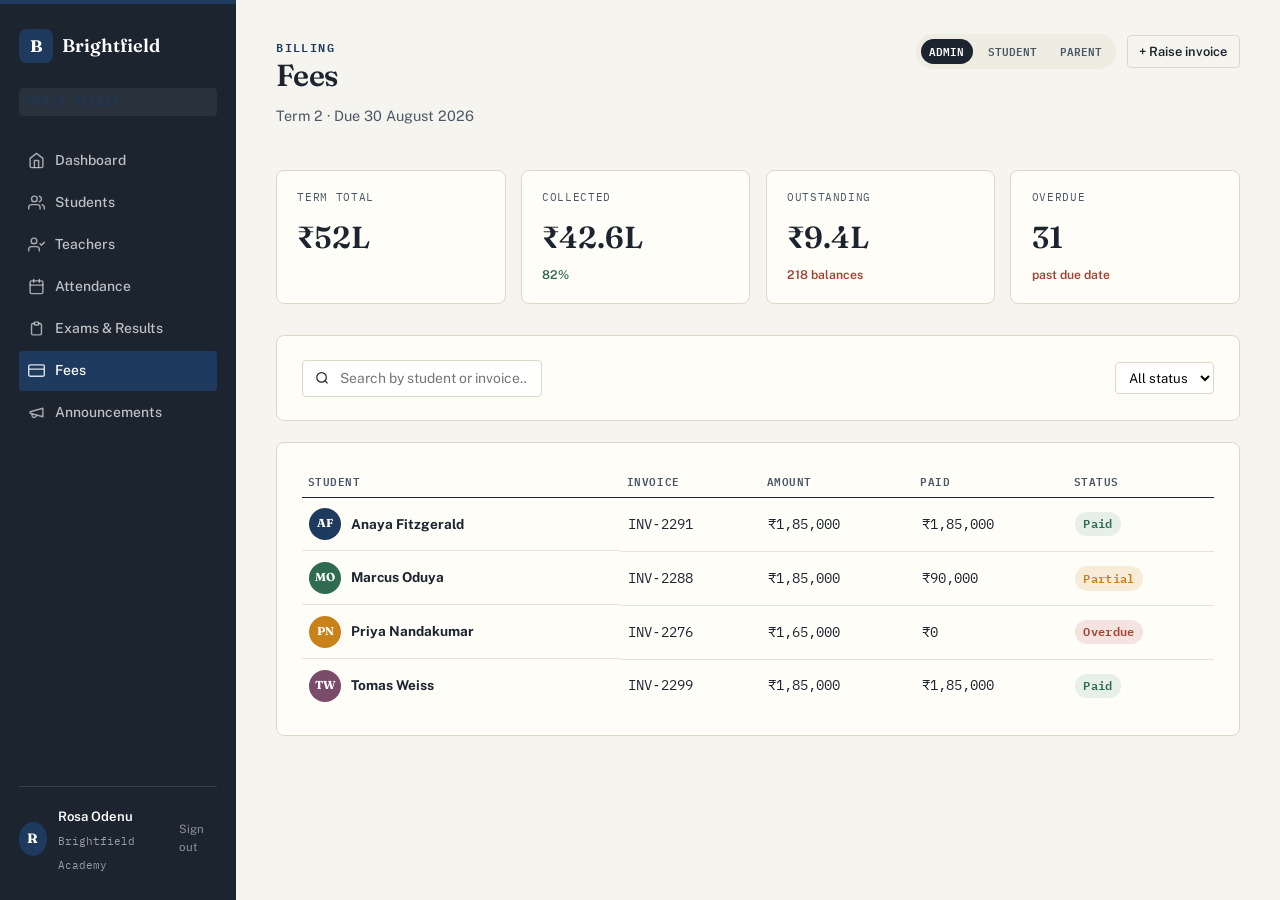
<file: fees.html>
<!DOCTYPE html>
<html lang="en">
<head>
<meta charset="UTF-8">
<meta name="viewport" content="width=device-width, initial-scale=1.0">
<title>Fees — Brightfield Academy</title>
<link rel="preconnect" href="https://fonts.googleapis.com">
<link href="https://fonts.googleapis.com/css2?family=Fraunces:opsz,wght@9..144,500;9..144,600;9..144,700&family=Public+Sans:wght@400;500;600;700&family=IBM+Plex+Mono:wght@500;600&display=swap" rel="stylesheet">
<link rel="stylesheet" href="assets/style.css">
</head>
<body class="role-admin role-aware">

<div class="app">
  <aside class="app-sidebar">
    <a href="index.html" class="brand"><span class="brand-mark">B</span><span class="brand-name">Brightfield</span></a>
    <span class="side-role" data-side-role>ADMIN ACCESS</span>
    <nav class="side-nav">
      <a data-roles="admin" href="admin-dashboard.html"><svg viewBox="0 0 24 24" fill="none" stroke="currentColor" stroke-width="2" stroke-linecap="round" stroke-linejoin="round"><path d="M3 9l9-7 9 7v11a2 2 0 0 1-2 2H5a2 2 0 0 1-2-2z"/><polyline points="9 22 9 12 15 12 15 22"/></svg>Dashboard</a>
      <a data-roles="teacher" href="teacher-dashboard.html"><svg viewBox="0 0 24 24" fill="none" stroke="currentColor" stroke-width="2" stroke-linecap="round" stroke-linejoin="round"><path d="M3 9l9-7 9 7v11a2 2 0 0 1-2 2H5a2 2 0 0 1-2-2z"/><polyline points="9 22 9 12 15 12 15 22"/></svg>Dashboard</a>
      <a data-roles="student" href="student-dashboard.html"><svg viewBox="0 0 24 24" fill="none" stroke="currentColor" stroke-width="2" stroke-linecap="round" stroke-linejoin="round"><path d="M3 9l9-7 9 7v11a2 2 0 0 1-2 2H5a2 2 0 0 1-2-2z"/><polyline points="9 22 9 12 15 12 15 22"/></svg>Dashboard</a>
      <a data-roles="parent" href="parent-dashboard.html"><svg viewBox="0 0 24 24" fill="none" stroke="currentColor" stroke-width="2" stroke-linecap="round" stroke-linejoin="round"><path d="M3 9l9-7 9 7v11a2 2 0 0 1-2 2H5a2 2 0 0 1-2-2z"/><polyline points="9 22 9 12 15 12 15 22"/></svg>Dashboard</a>

      <a data-roles="admin" href="students.html?role=admin"><svg viewBox="0 0 24 24" fill="none" stroke="currentColor" stroke-width="2" stroke-linecap="round" stroke-linejoin="round"><path d="M17 21v-2a4 4 0 0 0-4-4H5a4 4 0 0 0-4 4v2"/><circle cx="9" cy="7" r="4"/><path d="M23 21v-2a4 4 0 0 0-3-3.87"/><path d="M16 3.13a4 4 0 0 1 0 7.75"/></svg>Students</a>
      <a data-roles="teacher" href="students.html?role=teacher"><svg viewBox="0 0 24 24" fill="none" stroke="currentColor" stroke-width="2" stroke-linecap="round" stroke-linejoin="round"><path d="M17 21v-2a4 4 0 0 0-4-4H5a4 4 0 0 0-4 4v2"/><circle cx="9" cy="7" r="4"/><path d="M23 21v-2a4 4 0 0 0-3-3.87"/><path d="M16 3.13a4 4 0 0 1 0 7.75"/></svg>My Classes</a>
      <a data-roles="admin" href="teachers.html?role=admin"><svg viewBox="0 0 24 24" fill="none" stroke="currentColor" stroke-width="2" stroke-linecap="round" stroke-linejoin="round"><path d="M16 21v-2a4 4 0 0 0-4-4H5a4 4 0 0 0-4 4v2"/><circle cx="8.5" cy="7" r="4"/><polyline points="17 11 19 13 23 9"/></svg>Teachers</a>

      <a data-roles="admin" href="attendance.html?role=admin"><svg viewBox="0 0 24 24" fill="none" stroke="currentColor" stroke-width="2" stroke-linecap="round" stroke-linejoin="round"><rect x="3" y="4" width="18" height="18" rx="2"/><line x1="16" y1="2" x2="16" y2="6"/><line x1="8" y1="2" x2="8" y2="6"/><line x1="3" y1="10" x2="21" y2="10"/></svg>Attendance</a>
      <a data-roles="teacher" href="attendance.html?role=teacher"><svg viewBox="0 0 24 24" fill="none" stroke="currentColor" stroke-width="2" stroke-linecap="round" stroke-linejoin="round"><rect x="3" y="4" width="18" height="18" rx="2"/><line x1="16" y1="2" x2="16" y2="6"/><line x1="8" y1="2" x2="8" y2="6"/><line x1="3" y1="10" x2="21" y2="10"/></svg>Attendance</a>
      <a data-roles="student" href="attendance.html?role=student"><svg viewBox="0 0 24 24" fill="none" stroke="currentColor" stroke-width="2" stroke-linecap="round" stroke-linejoin="round"><rect x="3" y="4" width="18" height="18" rx="2"/><line x1="16" y1="2" x2="16" y2="6"/><line x1="8" y1="2" x2="8" y2="6"/><line x1="3" y1="10" x2="21" y2="10"/></svg>My Attendance</a>
      <a data-roles="parent" href="attendance.html?role=parent"><svg viewBox="0 0 24 24" fill="none" stroke="currentColor" stroke-width="2" stroke-linecap="round" stroke-linejoin="round"><rect x="3" y="4" width="18" height="18" rx="2"/><line x1="16" y1="2" x2="16" y2="6"/><line x1="8" y1="2" x2="8" y2="6"/><line x1="3" y1="10" x2="21" y2="10"/></svg>Attendance</a>

      <a data-roles="admin" href="exams.html?role=admin"><svg viewBox="0 0 24 24" fill="none" stroke="currentColor" stroke-width="2" stroke-linecap="round" stroke-linejoin="round"><path d="M9 5H7a2 2 0 0 0-2 2v12a2 2 0 0 0 2 2h10a2 2 0 0 0 2-2V7a2 2 0 0 0-2-2h-2"/><rect x="9" y="3" width="6" height="4" rx="1"/></svg>Exams &amp; Results</a>
      <a data-roles="teacher" href="exams.html?role=teacher"><svg viewBox="0 0 24 24" fill="none" stroke="currentColor" stroke-width="2" stroke-linecap="round" stroke-linejoin="round"><path d="M9 5H7a2 2 0 0 0-2 2v12a2 2 0 0 0 2 2h10a2 2 0 0 0 2-2V7a2 2 0 0 0-2-2h-2"/><rect x="9" y="3" width="6" height="4" rx="1"/></svg>Gradebook</a>
      <a data-roles="student" href="exams.html?role=student"><svg viewBox="0 0 24 24" fill="none" stroke="currentColor" stroke-width="2" stroke-linecap="round" stroke-linejoin="round"><path d="M9 5H7a2 2 0 0 0-2 2v12a2 2 0 0 0 2 2h10a2 2 0 0 0 2-2V7a2 2 0 0 0-2-2h-2"/><rect x="9" y="3" width="6" height="4" rx="1"/></svg>My Results</a>
      <a data-roles="parent" href="exams.html?role=parent"><svg viewBox="0 0 24 24" fill="none" stroke="currentColor" stroke-width="2" stroke-linecap="round" stroke-linejoin="round"><path d="M9 5H7a2 2 0 0 0-2 2v12a2 2 0 0 0 2 2h10a2 2 0 0 0 2-2V7a2 2 0 0 0-2-2h-2"/><rect x="9" y="3" width="6" height="4" rx="1"/></svg>Report Cards</a>

      <a data-roles="admin" href="fees.html?role=admin"><svg viewBox="0 0 24 24" fill="none" stroke="currentColor" stroke-width="2" stroke-linecap="round" stroke-linejoin="round"><rect x="1" y="4" width="22" height="16" rx="2"/><line x1="1" y1="10" x2="23" y2="10"/></svg>Fees</a>
      <a data-roles="student" href="fees.html?role=student"><svg viewBox="0 0 24 24" fill="none" stroke="currentColor" stroke-width="2" stroke-linecap="round" stroke-linejoin="round"><rect x="1" y="4" width="22" height="16" rx="2"/><line x1="1" y1="10" x2="23" y2="10"/></svg>My Fees</a>
      <a data-roles="parent" href="fees.html?role=parent"><svg viewBox="0 0 24 24" fill="none" stroke="currentColor" stroke-width="2" stroke-linecap="round" stroke-linejoin="round"><rect x="1" y="4" width="22" height="16" rx="2"/><line x1="1" y1="10" x2="23" y2="10"/></svg>Fees</a>

      <a data-roles="admin" href="announcements.html?role=admin"><svg viewBox="0 0 24 24" fill="none" stroke="currentColor" stroke-width="2" stroke-linecap="round" stroke-linejoin="round"><path d="M3 11l18-5v12L3 13v-2z"/><path d="M11.6 16.8a3 3 0 1 1-5.8-1.6"/></svg>Announcements</a>
      <a data-roles="teacher" href="announcements.html?role=teacher"><svg viewBox="0 0 24 24" fill="none" stroke="currentColor" stroke-width="2" stroke-linecap="round" stroke-linejoin="round"><path d="M3 11l18-5v12L3 13v-2z"/><path d="M11.6 16.8a3 3 0 1 1-5.8-1.6"/></svg>Announcements</a>
      <a data-roles="student" href="announcements.html?role=student"><svg viewBox="0 0 24 24" fill="none" stroke="currentColor" stroke-width="2" stroke-linecap="round" stroke-linejoin="round"><path d="M3 11l18-5v12L3 13v-2z"/><path d="M11.6 16.8a3 3 0 1 1-5.8-1.6"/></svg>Announcements</a>
      <a data-roles="parent" href="announcements.html?role=parent"><svg viewBox="0 0 24 24" fill="none" stroke="currentColor" stroke-width="2" stroke-linecap="round" stroke-linejoin="round"><path d="M3 11l18-5v12L3 13v-2z"/><path d="M11.6 16.8a3 3 0 1 1-5.8-1.6"/></svg>Announcements</a>
    </nav>
    <div class="side-user">
      <span class="av" data-side-avatar>RO</span>
      <div><span class="name" data-side-name>Rosa Odenu</span><br><span class="role">Brightfield Academy</span></div>
      <a href="login.html" class="logout">Sign out</a>
    </div>
  </aside>

  <main class="app-main">
    <div class="app-topbar">
      <div>
        <span class="eyebrow">Billing</span>
        <h1>Fees</h1>
        <p class="sub">Term 2 · Due 30 August 2026</p>
      </div>
      <div class="topbar-actions">
        <div class="role-switch">
          <a href="fees.html?role=admin" data-role="admin">ADMIN</a>
          <a href="fees.html?role=student" data-role="student">STUDENT</a>
          <a href="fees.html?role=parent" data-role="parent">PARENT</a>
        </div>
        <a href="#" class="btn btn-primary btn-sm" data-roles="parent,student">Pay now</a>
        <a href="#" class="btn btn-ghost btn-sm" data-roles="admin">+ Raise invoice</a>
      </div>
    </div>

    <div class="kpi-row" data-roles="admin">
      <div class="kpi"><div class="kpi-top"><span class="kpi-label">Term total</span></div><div class="kpi-num">₹52L</div></div>
      <div class="kpi"><div class="kpi-top"><span class="kpi-label">Collected</span></div><div class="kpi-num">₹42.6L</div><div class="kpi-delta up">82%</div></div>
      <div class="kpi"><div class="kpi-top"><span class="kpi-label">Outstanding</span></div><div class="kpi-num">₹9.4L</div><div class="kpi-delta down">218 balances</div></div>
      <div class="kpi"><div class="kpi-top"><span class="kpi-label">Overdue</span></div><div class="kpi-num">31</div><div class="kpi-delta down">past due date</div></div>
    </div>

    <div class="kpi-row" data-roles="student,parent">
      <div class="kpi"><div class="kpi-top"><span class="kpi-label">Term fee</span></div><div class="kpi-num">₹1,85,000</div></div>
      <div class="kpi"><div class="kpi-top"><span class="kpi-label">Paid</span></div><div class="kpi-num">₹1,85,000</div><div class="kpi-delta up">Fully paid</div></div>
      <div class="kpi"><div class="kpi-top"><span class="kpi-label">Balance</span></div><div class="kpi-num">₹0</div></div>
      <div class="kpi"><div class="kpi-top"><span class="kpi-label">Next due</span></div><div class="kpi-num">Term 3</div><div class="kpi-delta down">Nov 2026</div></div>
    </div>

    <div class="card" data-roles="admin">
      <div class="toolbar" style="margin-bottom:0;">
        <div class="search">
          <svg width="16" height="16" viewBox="0 0 24 24" fill="none" stroke="currentColor" stroke-width="2"><circle cx="11" cy="11" r="8"/><line x1="21" y1="21" x2="16.65" y2="16.65"/></svg>
          <input type="text" placeholder="Search by student or invoice…" data-search="feesTable">
        </div>
        <div class="filters">
          <select><option>All status</option><option>Paid</option><option>Partial</option><option>Overdue</option></select>
        </div>
      </div>
    </div>

    <div class="card">
      <div class="table-wrap">
        <table id="feesTable">
          <thead><tr><th>Student</th><th class="mono">Invoice</th><th>Amount</th><th>Paid</th><th>Status</th></tr></thead>
          <tbody>
            <tr><td class="avatar-row"><span class="av" style="background:var(--admin);">AF</span><span class="who"><strong>Anaya Fitzgerald</strong></span></td><td class="mono">INV‑2291</td><td class="mono">₹1,85,000</td><td class="mono">₹1,85,000</td><td><span class="pill pill-good">Paid</span></td></tr>
            <tr><td class="avatar-row"><span class="av" style="background:var(--teacher);">MO</span><span class="who"><strong>Marcus Oduya</strong></span></td><td class="mono">INV‑2288</td><td class="mono">₹1,85,000</td><td class="mono">₹90,000</td><td><span class="pill pill-warn">Partial</span></td></tr>
            <tr><td class="avatar-row"><span class="av" style="background:var(--student);">PN</span><span class="who"><strong>Priya Nandakumar</strong></span></td><td class="mono">INV‑2276</td><td class="mono">₹1,65,000</td><td class="mono">₹0</td><td><span class="pill pill-bad">Overdue</span></td></tr>
            <tr><td class="avatar-row"><span class="av" style="background:var(--parent);">TW</span><span class="who"><strong>Tomas Weiss</strong></span></td><td class="mono">INV‑2299</td><td class="mono">₹1,85,000</td><td class="mono">₹1,85,000</td><td><span class="pill pill-good">Paid</span></td></tr>
          </tbody>
        </table>
      </div>
    </div>
  </main>
</div>

<script src="assets/script.js"></script>
</body>
</html>
</file>
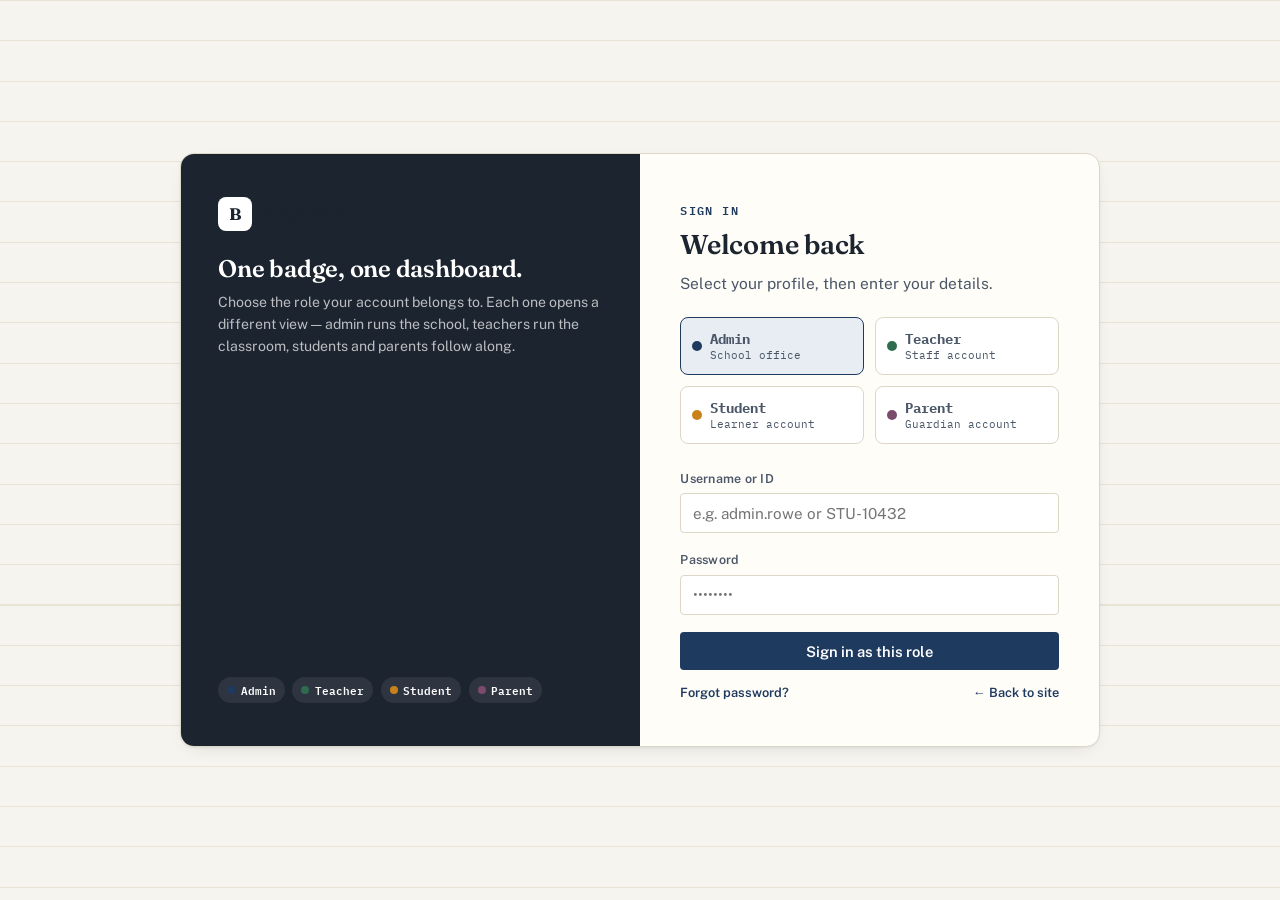
<file: login.html>
<!DOCTYPE html>
<html lang="en">
<head>
<meta charset="UTF-8">
<meta name="viewport" content="width=device-width, initial-scale=1.0">
<title>Sign in — Brightfield Academy</title>
<link rel="preconnect" href="https://fonts.googleapis.com">
<link href="https://fonts.googleapis.com/css2?family=Fraunces:opsz,wght@9..144,500;9..144,600;9..144,700&family=Public+Sans:wght@400;500;600;700&family=IBM+Plex+Mono:wght@500;600&display=swap" rel="stylesheet">
<link rel="stylesheet" href="assets/style.css">
</head>
<body>

<div class="login-wrap">
  <div class="login-card">
    <div class="login-side">
      <div>
        <a href="index.html" class="brand"><span class="brand-mark">B</span><span class="brand-name">Brightfield</span></a>
        <h2>One badge, one dashboard.</h2>
        <p>Choose the role your account belongs to. Each one opens a different view — admin runs the school, teachers run the classroom, students and parents follow along.</p>
      </div>
      <div class="badge-strip">
        <span class="mini-badge" style="background:rgba(255,255,255,.08);color:#fff;"><i style="background:var(--admin);"></i>Admin</span>
        <span class="mini-badge" style="background:rgba(255,255,255,.08);color:#fff;"><i style="background:var(--teacher);"></i>Teacher</span>
        <span class="mini-badge" style="background:rgba(255,255,255,.08);color:#fff;"><i style="background:var(--student);"></i>Student</span>
        <span class="mini-badge" style="background:rgba(255,255,255,.08);color:#fff;"><i style="background:var(--parent);"></i>Parent</span>
      </div>
    </div>

    <div class="login-main">
      <span class="eyebrow">Sign in</span>
      <h2 style="margin-top:.3em;">Welcome back</h2>
      <p style="margin-bottom:1.4em;">Select your profile, then enter your details.</p>

      <div class="role-picker">
        <button type="button" class="role-tile active" data-role="admin" style="--tile-color:var(--admin);--tile-tint:var(--admin-t);">
          <span class="dot" style="background:var(--admin);"></span>
          <span><strong>Admin</strong><span>School office</span></span>
        </button>
        <button type="button" class="role-tile" data-role="teacher">
          <span class="dot" style="background:var(--teacher);"></span>
          <span><strong>Teacher</strong><span>Staff account</span></span>
        </button>
        <button type="button" class="role-tile" data-role="student">
          <span class="dot" style="background:var(--student);"></span>
          <span><strong>Student</strong><span>Learner account</span></span>
        </button>
        <button type="button" class="role-tile" data-role="parent">
          <span class="dot" style="background:var(--parent);"></span>
          <span><strong>Parent</strong><span>Guardian account</span></span>
        </button>
      </div>

      <form onsubmit="return false;">
        <div class="field">
          <label for="id">Username or ID</label>
          <input id="id" type="text" placeholder="e.g. admin.rowe or STU‑10432" />
        </div>
        <div class="field">
          <label for="pw">Password</label>
          <input id="pw" type="password" placeholder="••••••••" />
        </div>
        <button id="loginSubmit" class="btn btn-primary btn-block">Sign in as this role</button>
      </form>

      <div class="login-foot">
        <a href="#">Forgot password?</a>
        <a href="index.html">← Back to site</a>
      </div>
    </div>
  </div>
</div>

<script src="assets/script.js"></script>
</body>
</html>
</file>
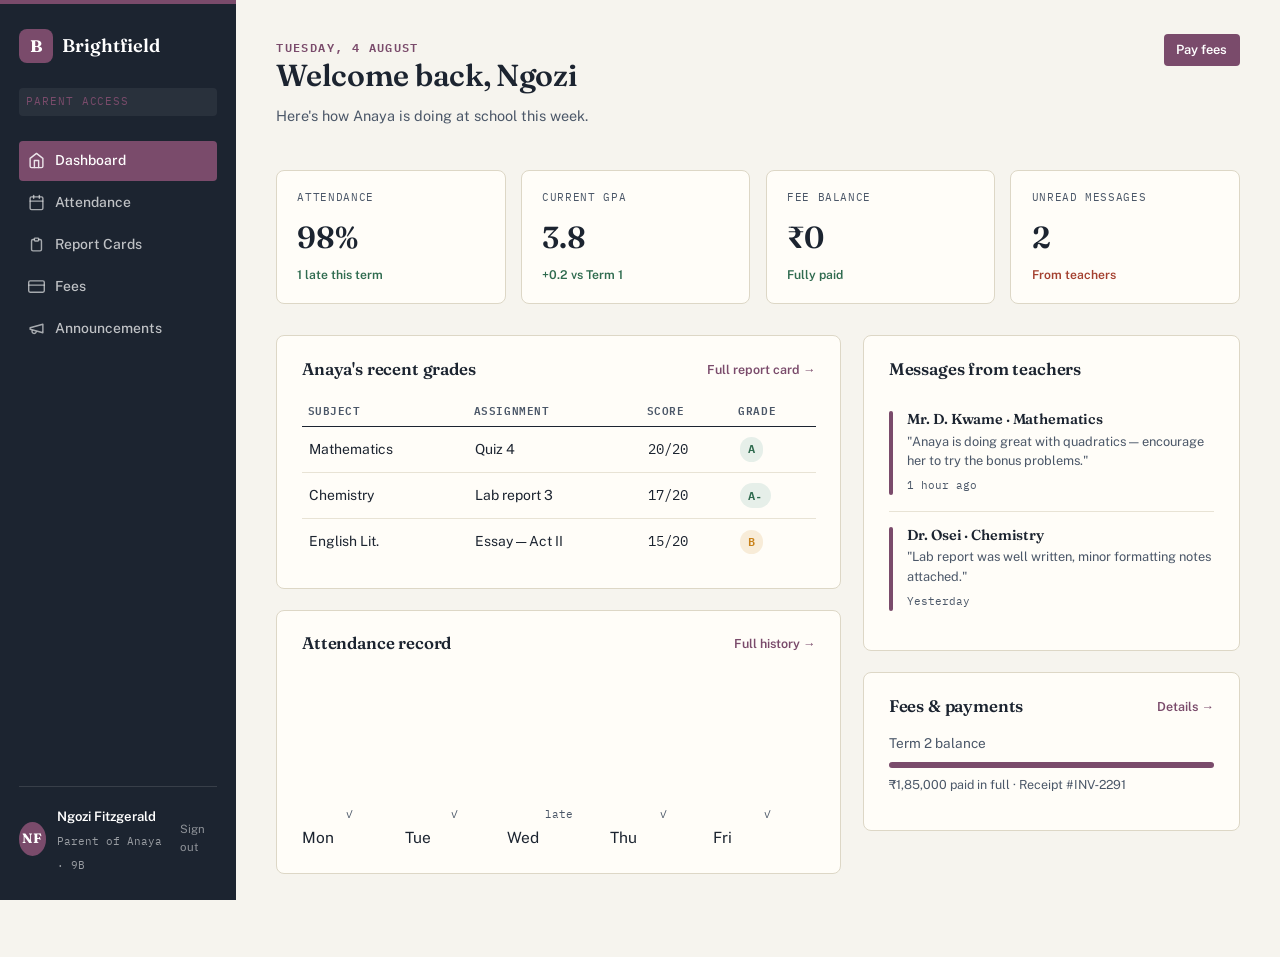
<file: parent-dashboard.html>
<!DOCTYPE html>
<html lang="en">
<head>
<meta charset="UTF-8">
<meta name="viewport" content="width=device-width, initial-scale=1.0">
<title>Parent Dashboard — Brightfield Academy</title>
<link rel="preconnect" href="https://fonts.googleapis.com">
<link href="https://fonts.googleapis.com/css2?family=Fraunces:opsz,wght@9..144,500;9..144,600;9..144,700&family=Public+Sans:wght@400;500;600;700&family=IBM+Plex+Mono:wght@500;600&display=swap" rel="stylesheet">
<link rel="stylesheet" href="assets/style.css">
</head>
<body class="role-parent">

<div class="app">
  <aside class="app-sidebar">
    <a href="index.html" class="brand"><span class="brand-mark">B</span><span class="brand-name">Brightfield</span></a>
    <span class="side-role">PARENT ACCESS</span>
    <nav class="side-nav">
      <a href="parent-dashboard.html" class="active"><svg viewBox="0 0 24 24" fill="none" stroke="currentColor" stroke-width="2" stroke-linecap="round" stroke-linejoin="round"><path d="M3 9l9-7 9 7v11a2 2 0 0 1-2 2H5a2 2 0 0 1-2-2z"/><polyline points="9 22 9 12 15 12 15 22"/></svg>Dashboard</a>
      <a href="attendance.html?role=parent"><svg viewBox="0 0 24 24" fill="none" stroke="currentColor" stroke-width="2" stroke-linecap="round" stroke-linejoin="round"><rect x="3" y="4" width="18" height="18" rx="2"/><line x1="16" y1="2" x2="16" y2="6"/><line x1="8" y1="2" x2="8" y2="6"/><line x1="3" y1="10" x2="21" y2="10"/></svg>Attendance</a>
      <a href="exams.html?role=parent"><svg viewBox="0 0 24 24" fill="none" stroke="currentColor" stroke-width="2" stroke-linecap="round" stroke-linejoin="round"><path d="M9 5H7a2 2 0 0 0-2 2v12a2 2 0 0 0 2 2h10a2 2 0 0 0 2-2V7a2 2 0 0 0-2-2h-2"/><rect x="9" y="3" width="6" height="4" rx="1"/></svg>Report Cards</a>
      <a href="fees.html?role=parent"><svg viewBox="0 0 24 24" fill="none" stroke="currentColor" stroke-width="2" stroke-linecap="round" stroke-linejoin="round"><rect x="1" y="4" width="22" height="16" rx="2"/><line x1="1" y1="10" x2="23" y2="10"/></svg>Fees</a>
      <a href="announcements.html?role=parent"><svg viewBox="0 0 24 24" fill="none" stroke="currentColor" stroke-width="2" stroke-linecap="round" stroke-linejoin="round"><path d="M3 11l18-5v12L3 13v-2z"/><path d="M11.6 16.8a3 3 0 1 1-5.8-1.6"/></svg>Announcements</a>
    </nav>
    <div class="side-user">
      <span class="av">NF</span>
      <div><span class="name">Ngozi Fitzgerald</span><br><span class="role">Parent of Anaya · 9B</span></div>
      <a href="login.html" class="logout">Sign out</a>
    </div>
  </aside>

  <main class="app-main">
    <div class="app-topbar">
      <div>
        <span class="eyebrow">Tuesday, 4 August</span>
        <h1>Welcome back, Ngozi</h1>
        <p class="sub">Here's how Anaya is doing at school this week.</p>
      </div>
      <div class="topbar-actions">
        <a href="fees.html?role=parent" class="btn btn-primary btn-sm">Pay fees</a>
      </div>
    </div>

    <div class="kpi-row">
      <div class="kpi"><div class="kpi-top"><span class="kpi-label">Attendance</span></div><div class="kpi-num">98%</div><div class="kpi-delta up">1 late this term</div></div>
      <div class="kpi"><div class="kpi-top"><span class="kpi-label">Current GPA</span></div><div class="kpi-num">3.8</div><div class="kpi-delta up">+0.2 vs Term 1</div></div>
      <div class="kpi"><div class="kpi-top"><span class="kpi-label">Fee balance</span></div><div class="kpi-num">₹0</div><div class="kpi-delta up">Fully paid</div></div>
      <div class="kpi"><div class="kpi-top"><span class="kpi-label">Unread messages</span></div><div class="kpi-num">2</div><div class="kpi-delta down">From teachers</div></div>
    </div>

    <div class="grid-2">
      <div>
        <div class="card">
          <div class="card-head"><h3>Anaya's recent grades</h3><a href="exams.html?role=parent">Full report card →</a></div>
          <div class="table-wrap">
            <table>
              <thead><tr><th>Subject</th><th>Assignment</th><th class="mono">Score</th><th>Grade</th></tr></thead>
              <tbody>
                <tr><td>Mathematics</td><td>Quiz 4</td><td class="mono">20/20</td><td><span class="pill pill-good">A</span></td></tr>
                <tr><td>Chemistry</td><td>Lab report 3</td><td class="mono">17/20</td><td><span class="pill pill-good">A‑</span></td></tr>
                <tr><td>English Lit.</td><td>Essay — Act II</td><td class="mono">15/20</td><td><span class="pill pill-warn">B</span></td></tr>
              </tbody>
            </table>
          </div>
        </div>

        <div class="card">
          <div class="card-head"><h3>Attendance record</h3><a href="attendance.html?role=parent">Full history →</a></div>
          <div class="bar-chart">
            <div class="bar"><span class="val">✓</span><i style="height:100%;"></i></div>
            <div class="bar"><span class="val">✓</span><i style="height:100%;"></i></div>
            <div class="bar"><span class="val">late</span><i style="height:60%;background:var(--warn);"></i></div>
            <div class="bar"><span class="val">✓</span><i style="height:100%;"></i></div>
            <div class="bar"><span class="val">✓</span><i style="height:100%;"></i></div>
          </div>
          <div style="display:flex;gap:0;margin-top:.3em;">
            <span class="lbl" style="flex:1;">Mon</span><span class="lbl" style="flex:1;">Tue</span><span class="lbl" style="flex:1;">Wed</span><span class="lbl" style="flex:1;">Thu</span><span class="lbl" style="flex:1;">Fri</span>
          </div>
        </div>
      </div>

      <div>
        <div class="card">
          <div class="card-head"><h3>Messages from teachers</h3></div>
          <div class="notice-item"><span class="tag"></span><div><h4>Mr. D. Kwame · Mathematics</h4><p>"Anaya is doing great with quadratics — encourage her to try the bonus problems."</p><time>1 hour ago</time></div></div>
          <div class="notice-item"><span class="tag"></span><div><h4>Dr. Osei · Chemistry</h4><p>"Lab report was well written, minor formatting notes attached."</p><time>Yesterday</time></div></div>
        </div>
        <div class="card">
          <div class="card-head"><h3>Fees &amp; payments</h3><a href="fees.html?role=parent">Details →</a></div>
          <p style="font-size:.85rem;margin-bottom:.6em;">Term 2 balance</p>
          <div class="progress"><i style="width:100%;"></i></div>
          <p style="font-size:.78rem;margin-top:.5em;">₹1,85,000 paid in full · Receipt #INV‑2291</p>
        </div>
      </div>
    </div>
  </main>
</div>

<script src="assets/script.js"></script>
</body>
</html>
</file>
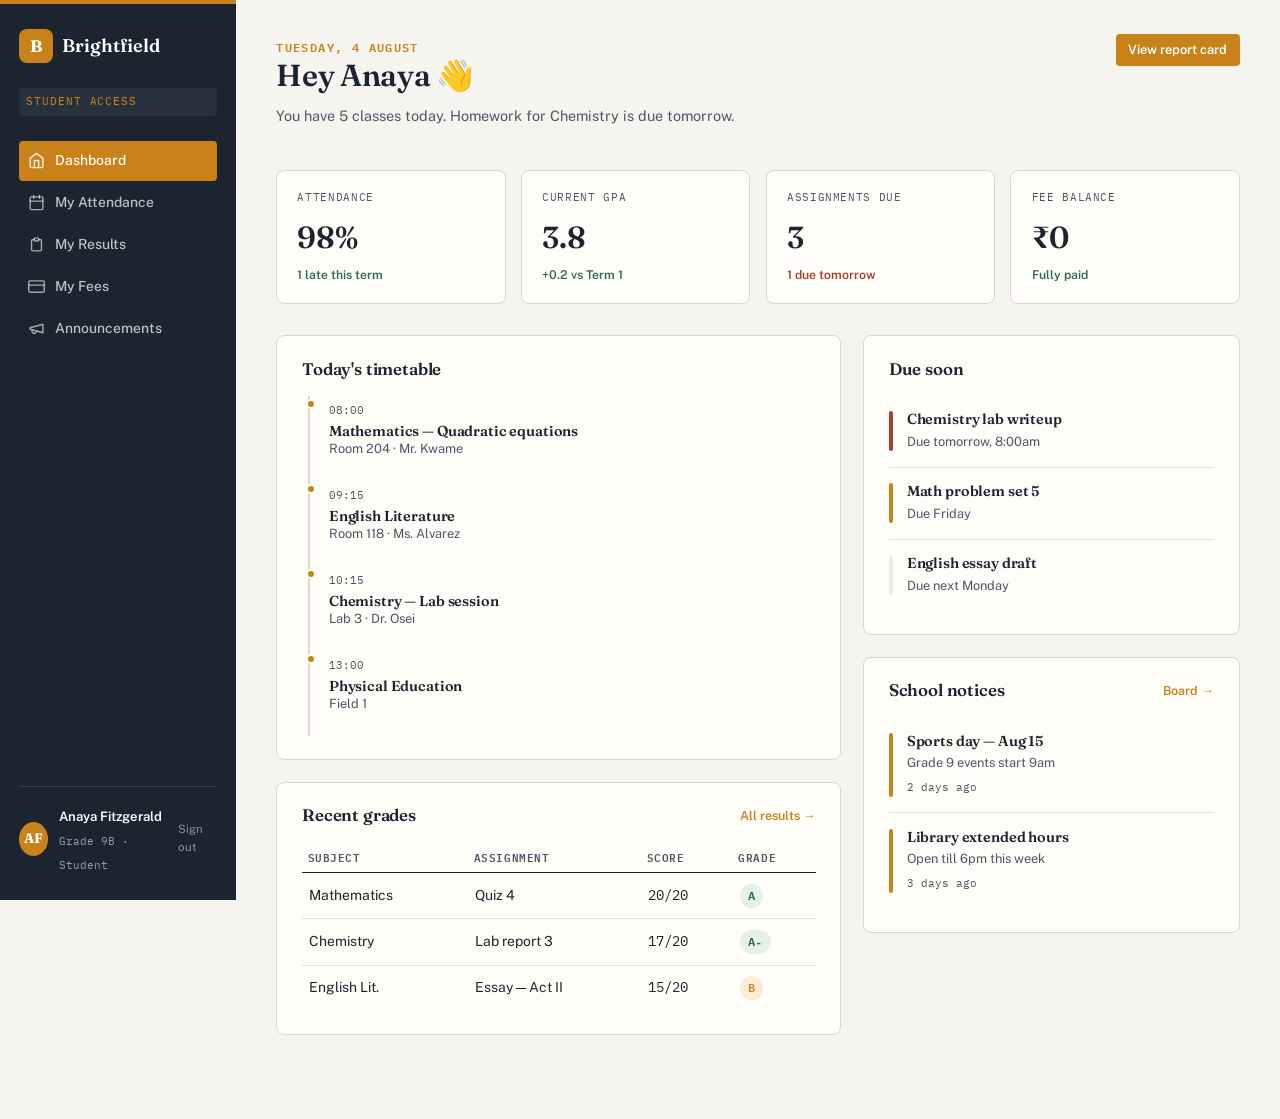
<file: student-dashboard.html>
<!DOCTYPE html>
<html lang="en">
<head>
<meta charset="UTF-8">
<meta name="viewport" content="width=device-width, initial-scale=1.0">
<title>Student Dashboard — Brightfield Academy</title>
<link rel="preconnect" href="https://fonts.googleapis.com">
<link href="https://fonts.googleapis.com/css2?family=Fraunces:opsz,wght@9..144,500;9..144,600;9..144,700&family=Public+Sans:wght@400;500;600;700&family=IBM+Plex+Mono:wght@500;600&display=swap" rel="stylesheet">
<link rel="stylesheet" href="assets/style.css">
</head>
<body class="role-student">

<div class="app">
  <aside class="app-sidebar">
    <a href="index.html" class="brand"><span class="brand-mark">B</span><span class="brand-name">Brightfield</span></a>
    <span class="side-role">STUDENT ACCESS</span>
    <nav class="side-nav">
      <a href="student-dashboard.html" class="active"><svg viewBox="0 0 24 24" fill="none" stroke="currentColor" stroke-width="2" stroke-linecap="round" stroke-linejoin="round"><path d="M3 9l9-7 9 7v11a2 2 0 0 1-2 2H5a2 2 0 0 1-2-2z"/><polyline points="9 22 9 12 15 12 15 22"/></svg>Dashboard</a>
      <a href="attendance.html?role=student"><svg viewBox="0 0 24 24" fill="none" stroke="currentColor" stroke-width="2" stroke-linecap="round" stroke-linejoin="round"><rect x="3" y="4" width="18" height="18" rx="2"/><line x1="16" y1="2" x2="16" y2="6"/><line x1="8" y1="2" x2="8" y2="6"/><line x1="3" y1="10" x2="21" y2="10"/></svg>My Attendance</a>
      <a href="exams.html?role=student"><svg viewBox="0 0 24 24" fill="none" stroke="currentColor" stroke-width="2" stroke-linecap="round" stroke-linejoin="round"><path d="M9 5H7a2 2 0 0 0-2 2v12a2 2 0 0 0 2 2h10a2 2 0 0 0 2-2V7a2 2 0 0 0-2-2h-2"/><rect x="9" y="3" width="6" height="4" rx="1"/></svg>My Results</a>
      <a href="fees.html?role=student"><svg viewBox="0 0 24 24" fill="none" stroke="currentColor" stroke-width="2" stroke-linecap="round" stroke-linejoin="round"><rect x="1" y="4" width="22" height="16" rx="2"/><line x1="1" y1="10" x2="23" y2="10"/></svg>My Fees</a>
      <a href="announcements.html?role=student"><svg viewBox="0 0 24 24" fill="none" stroke="currentColor" stroke-width="2" stroke-linecap="round" stroke-linejoin="round"><path d="M3 11l18-5v12L3 13v-2z"/><path d="M11.6 16.8a3 3 0 1 1-5.8-1.6"/></svg>Announcements</a>
    </nav>
    <div class="side-user">
      <span class="av">AF</span>
      <div><span class="name">Anaya Fitzgerald</span><br><span class="role">Grade 9B · Student</span></div>
      <a href="login.html" class="logout">Sign out</a>
    </div>
  </aside>

  <main class="app-main">
    <div class="app-topbar">
      <div>
        <span class="eyebrow">Tuesday, 4 August</span>
        <h1>Hey Anaya 👋</h1>
        <p class="sub">You have 5 classes today. Homework for Chemistry is due tomorrow.</p>
      </div>
      <div class="topbar-actions">
        <a href="exams.html?role=student" class="btn btn-primary btn-sm">View report card</a>
      </div>
    </div>

    <div class="kpi-row">
      <div class="kpi"><div class="kpi-top"><span class="kpi-label">Attendance</span></div><div class="kpi-num">98%</div><div class="kpi-delta up">1 late this term</div></div>
      <div class="kpi"><div class="kpi-top"><span class="kpi-label">Current GPA</span></div><div class="kpi-num">3.8</div><div class="kpi-delta up">+0.2 vs Term 1</div></div>
      <div class="kpi"><div class="kpi-top"><span class="kpi-label">Assignments due</span></div><div class="kpi-num">3</div><div class="kpi-delta down">1 due tomorrow</div></div>
      <div class="kpi"><div class="kpi-top"><span class="kpi-label">Fee balance</span></div><div class="kpi-num">₹0</div><div class="kpi-delta up">Fully paid</div></div>
    </div>

    <div class="grid-2">
      <div>
        <div class="card">
          <div class="card-head"><h3>Today's timetable</h3></div>
          <div class="timeline">
            <div class="t-item"><time>08:00</time><h4 style="margin:.2em 0 0;font-size:.9rem;">Mathematics — Quadratic equations</h4><p style="font-size:.8rem;margin:0;">Room 204 · Mr. Kwame</p></div>
            <div class="t-item"><time>09:15</time><h4 style="margin:.2em 0 0;font-size:.9rem;">English Literature</h4><p style="font-size:.8rem;margin:0;">Room 118 · Ms. Alvarez</p></div>
            <div class="t-item"><time>10:15</time><h4 style="margin:.2em 0 0;font-size:.9rem;">Chemistry — Lab session</h4><p style="font-size:.8rem;margin:0;">Lab 3 · Dr. Osei</p></div>
            <div class="t-item"><time>13:00</time><h4 style="margin:.2em 0 0;font-size:.9rem;">Physical Education</h4><p style="font-size:.8rem;margin:0;">Field 1</p></div>
          </div>
        </div>

        <div class="card">
          <div class="card-head"><h3>Recent grades</h3><a href="exams.html?role=student">All results →</a></div>
          <div class="table-wrap">
            <table>
              <thead><tr><th>Subject</th><th>Assignment</th><th class="mono">Score</th><th>Grade</th></tr></thead>
              <tbody>
                <tr><td>Mathematics</td><td>Quiz 4</td><td class="mono">20/20</td><td><span class="pill pill-good">A</span></td></tr>
                <tr><td>Chemistry</td><td>Lab report 3</td><td class="mono">17/20</td><td><span class="pill pill-good">A‑</span></td></tr>
                <tr><td>English Lit.</td><td>Essay — Act II</td><td class="mono">15/20</td><td><span class="pill pill-warn">B</span></td></tr>
              </tbody>
            </table>
          </div>
        </div>
      </div>

      <div>
        <div class="card">
          <div class="card-head"><h3>Due soon</h3></div>
          <div class="notice-item"><span class="tag" style="background:var(--bad);"></span><div><h4>Chemistry lab writeup</h4><p>Due tomorrow, 8:00am</p></div></div>
          <div class="notice-item"><span class="tag" style="background:var(--warn);"></span><div><h4>Math problem set 5</h4><p>Due Friday</p></div></div>
          <div class="notice-item"><span class="tag" style="background:var(--paper-2);"></span><div><h4>English essay draft</h4><p>Due next Monday</p></div></div>
        </div>
        <div class="card">
          <div class="card-head"><h3>School notices</h3><a href="announcements.html?role=student">Board →</a></div>
          <div class="notice-item"><span class="tag"></span><div><h4>Sports day — Aug 15</h4><p>Grade 9 events start 9am</p><time>2 days ago</time></div></div>
          <div class="notice-item"><span class="tag"></span><div><h4>Library extended hours</h4><p>Open till 6pm this week</p><time>3 days ago</time></div></div>
        </div>
      </div>
    </div>
  </main>
</div>

<script src="assets/script.js"></script>
</body>
</html>
</file>
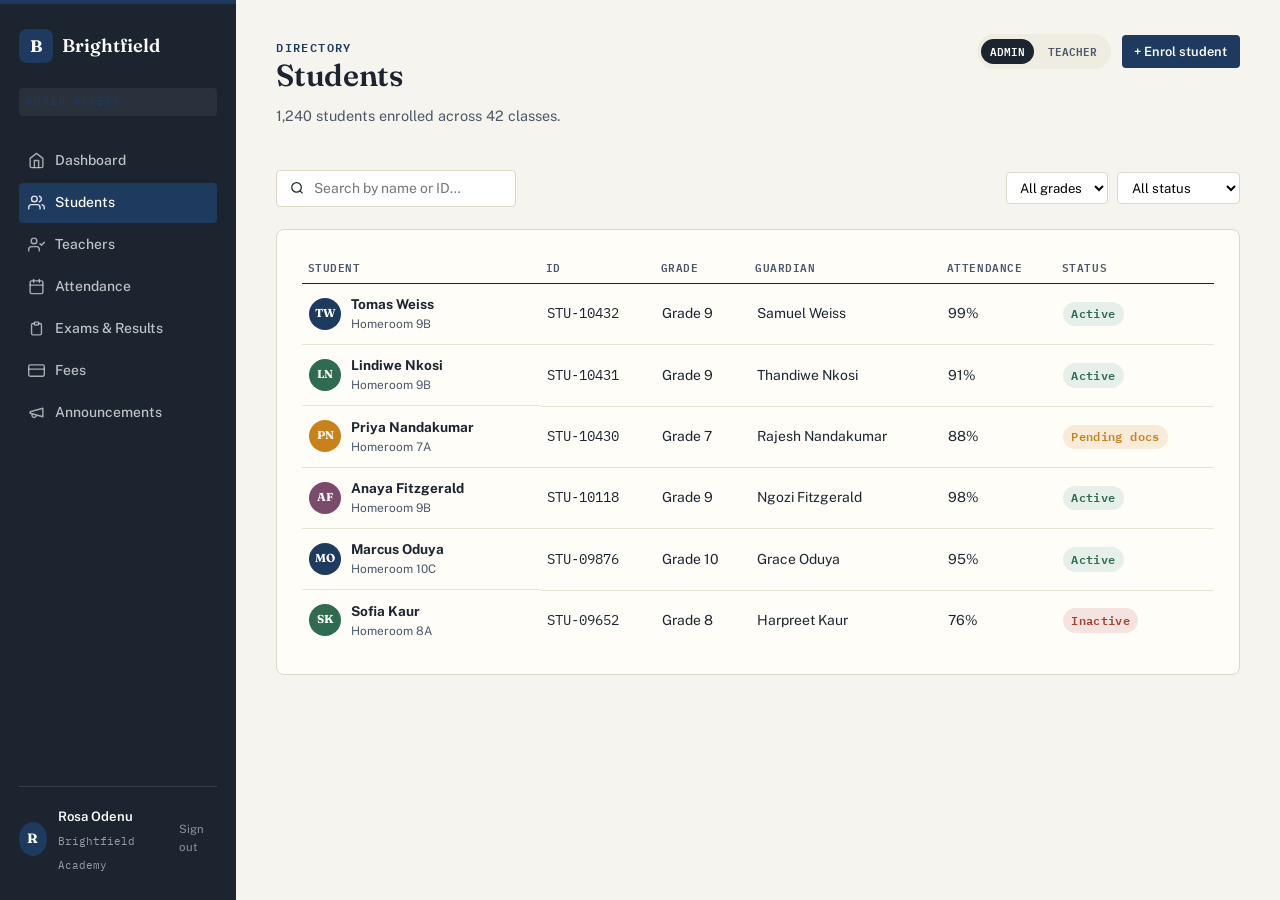
<file: students.html>
<!DOCTYPE html>
<html lang="en">
<head>
<meta charset="UTF-8">
<meta name="viewport" content="width=device-width, initial-scale=1.0">
<title>Students — Brightfield Academy</title>
<link rel="preconnect" href="https://fonts.googleapis.com">
<link href="https://fonts.googleapis.com/css2?family=Fraunces:opsz,wght@9..144,500;9..144,600;9..144,700&family=Public+Sans:wght@400;500;600;700&family=IBM+Plex+Mono:wght@500;600&display=swap" rel="stylesheet">
<link rel="stylesheet" href="assets/style.css">
</head>
<body class="role-admin role-aware">

<div class="app">
  <aside class="app-sidebar">
    <a href="index.html" class="brand"><span class="brand-mark">B</span><span class="brand-name">Brightfield</span></a>
    <span class="side-role" data-side-role>ADMIN ACCESS</span>
    <nav class="side-nav">
      <a data-roles="admin" href="admin-dashboard.html"><svg viewBox="0 0 24 24" fill="none" stroke="currentColor" stroke-width="2" stroke-linecap="round" stroke-linejoin="round"><path d="M3 9l9-7 9 7v11a2 2 0 0 1-2 2H5a2 2 0 0 1-2-2z"/><polyline points="9 22 9 12 15 12 15 22"/></svg>Dashboard</a>
      <a data-roles="teacher" href="teacher-dashboard.html"><svg viewBox="0 0 24 24" fill="none" stroke="currentColor" stroke-width="2" stroke-linecap="round" stroke-linejoin="round"><path d="M3 9l9-7 9 7v11a2 2 0 0 1-2 2H5a2 2 0 0 1-2-2z"/><polyline points="9 22 9 12 15 12 15 22"/></svg>Dashboard</a>

      <a data-roles="admin" href="students.html?role=admin"><svg viewBox="0 0 24 24" fill="none" stroke="currentColor" stroke-width="2" stroke-linecap="round" stroke-linejoin="round"><path d="M17 21v-2a4 4 0 0 0-4-4H5a4 4 0 0 0-4 4v2"/><circle cx="9" cy="7" r="4"/><path d="M23 21v-2a4 4 0 0 0-3-3.87"/><path d="M16 3.13a4 4 0 0 1 0 7.75"/></svg>Students</a>
      <a data-roles="teacher" href="students.html?role=teacher"><svg viewBox="0 0 24 24" fill="none" stroke="currentColor" stroke-width="2" stroke-linecap="round" stroke-linejoin="round"><path d="M17 21v-2a4 4 0 0 0-4-4H5a4 4 0 0 0-4 4v2"/><circle cx="9" cy="7" r="4"/><path d="M23 21v-2a4 4 0 0 0-3-3.87"/><path d="M16 3.13a4 4 0 0 1 0 7.75"/></svg>My Classes</a>

      <a data-roles="admin" href="teachers.html?role=admin"><svg viewBox="0 0 24 24" fill="none" stroke="currentColor" stroke-width="2" stroke-linecap="round" stroke-linejoin="round"><path d="M16 21v-2a4 4 0 0 0-4-4H5a4 4 0 0 0-4 4v2"/><circle cx="8.5" cy="7" r="4"/><polyline points="17 11 19 13 23 9"/></svg>Teachers</a>

      <a data-roles="admin" href="attendance.html?role=admin"><svg viewBox="0 0 24 24" fill="none" stroke="currentColor" stroke-width="2" stroke-linecap="round" stroke-linejoin="round"><rect x="3" y="4" width="18" height="18" rx="2"/><line x1="16" y1="2" x2="16" y2="6"/><line x1="8" y1="2" x2="8" y2="6"/><line x1="3" y1="10" x2="21" y2="10"/></svg>Attendance</a>
      <a data-roles="teacher" href="attendance.html?role=teacher"><svg viewBox="0 0 24 24" fill="none" stroke="currentColor" stroke-width="2" stroke-linecap="round" stroke-linejoin="round"><rect x="3" y="4" width="18" height="18" rx="2"/><line x1="16" y1="2" x2="16" y2="6"/><line x1="8" y1="2" x2="8" y2="6"/><line x1="3" y1="10" x2="21" y2="10"/></svg>Attendance</a>

      <a data-roles="admin" href="exams.html?role=admin"><svg viewBox="0 0 24 24" fill="none" stroke="currentColor" stroke-width="2" stroke-linecap="round" stroke-linejoin="round"><path d="M9 5H7a2 2 0 0 0-2 2v12a2 2 0 0 0 2 2h10a2 2 0 0 0 2-2V7a2 2 0 0 0-2-2h-2"/><rect x="9" y="3" width="6" height="4" rx="1"/></svg>Exams &amp; Results</a>
      <a data-roles="teacher" href="exams.html?role=teacher"><svg viewBox="0 0 24 24" fill="none" stroke="currentColor" stroke-width="2" stroke-linecap="round" stroke-linejoin="round"><path d="M9 5H7a2 2 0 0 0-2 2v12a2 2 0 0 0 2 2h10a2 2 0 0 0 2-2V7a2 2 0 0 0-2-2h-2"/><rect x="9" y="3" width="6" height="4" rx="1"/></svg>Gradebook</a>

      <a data-roles="admin" href="fees.html?role=admin"><svg viewBox="0 0 24 24" fill="none" stroke="currentColor" stroke-width="2" stroke-linecap="round" stroke-linejoin="round"><rect x="1" y="4" width="22" height="16" rx="2"/><line x1="1" y1="10" x2="23" y2="10"/></svg>Fees</a>

      <a data-roles="admin" href="announcements.html?role=admin"><svg viewBox="0 0 24 24" fill="none" stroke="currentColor" stroke-width="2" stroke-linecap="round" stroke-linejoin="round"><path d="M3 11l18-5v12L3 13v-2z"/><path d="M11.6 16.8a3 3 0 1 1-5.8-1.6"/></svg>Announcements</a>
      <a data-roles="teacher" href="announcements.html?role=teacher"><svg viewBox="0 0 24 24" fill="none" stroke="currentColor" stroke-width="2" stroke-linecap="round" stroke-linejoin="round"><path d="M3 11l18-5v12L3 13v-2z"/><path d="M11.6 16.8a3 3 0 1 1-5.8-1.6"/></svg>Announcements</a>
    </nav>
    <div class="side-user">
      <span class="av" data-side-avatar>RO</span>
      <div><span class="name" data-side-name>Rosa Odenu</span><br><span class="role">Brightfield Academy</span></div>
      <a href="login.html" class="logout">Sign out</a>
    </div>
  </aside>

  <main class="app-main">
    <div class="app-topbar">
      <div>
        <span class="eyebrow">Directory</span>
        <h1>Students</h1>
        <p class="sub">1,240 students enrolled across 42 classes.</p>
      </div>
      <div class="topbar-actions">
        <div class="role-switch">
          <a href="students.html?role=admin" data-role="admin">ADMIN</a>
          <a href="students.html?role=teacher" data-role="teacher">TEACHER</a>
        </div>
        <a href="#" class="btn btn-primary btn-sm" data-roles="admin">+ Enrol student</a>
      </div>
    </div>

    <div class="toolbar">
      <div class="search">
        <svg width="16" height="16" viewBox="0 0 24 24" fill="none" stroke="currentColor" stroke-width="2"><circle cx="11" cy="11" r="8"/><line x1="21" y1="21" x2="16.65" y2="16.65"/></svg>
        <input type="text" placeholder="Search by name or ID…" data-search="studentsTable">
      </div>
      <div class="filters">
        <select><option>All grades</option><option>Grade 7</option><option>Grade 8</option><option>Grade 9</option><option>Grade 10</option></select>
        <select><option>All status</option><option>Active</option><option>Pending docs</option><option>Inactive</option></select>
      </div>
    </div>

    <div class="card">
      <div class="table-wrap">
        <table id="studentsTable">
          <thead><tr><th>Student</th><th class="mono">ID</th><th>Grade</th><th>Guardian</th><th>Attendance</th><th>Status</th></tr></thead>
          <tbody>
            <tr><td class="avatar-row"><span class="av" style="background:var(--admin);">TW</span><span class="who"><strong>Tomas Weiss</strong><span>Homeroom 9B</span></span></td><td class="mono">STU‑10432</td><td>Grade 9</td><td>Samuel Weiss</td><td>99%</td><td><span class="pill pill-good">Active</span></td></tr>
            <tr><td class="avatar-row"><span class="av" style="background:var(--teacher);">LN</span><span class="who"><strong>Lindiwe Nkosi</strong><span>Homeroom 9B</span></span></td><td class="mono">STU‑10431</td><td>Grade 9</td><td>Thandiwe Nkosi</td><td>91%</td><td><span class="pill pill-good">Active</span></td></tr>
            <tr><td class="avatar-row"><span class="av" style="background:var(--student);">PN</span><span class="who"><strong>Priya Nandakumar</strong><span>Homeroom 7A</span></span></td><td class="mono">STU‑10430</td><td>Grade 7</td><td>Rajesh Nandakumar</td><td>88%</td><td><span class="pill pill-warn">Pending docs</span></td></tr>
            <tr><td class="avatar-row"><span class="av" style="background:var(--parent);">AF</span><span class="who"><strong>Anaya Fitzgerald</strong><span>Homeroom 9B</span></span></td><td class="mono">STU‑10118</td><td>Grade 9</td><td>Ngozi Fitzgerald</td><td>98%</td><td><span class="pill pill-good">Active</span></td></tr>
            <tr><td class="avatar-row"><span class="av" style="background:var(--admin);">MO</span><span class="who"><strong>Marcus Oduya</strong><span>Homeroom 10C</span></span></td><td class="mono">STU‑09876</td><td>Grade 10</td><td>Grace Oduya</td><td>95%</td><td><span class="pill pill-good">Active</span></td></tr>
            <tr><td class="avatar-row"><span class="av" style="background:var(--teacher);">SK</span><span class="who"><strong>Sofia Kaur</strong><span>Homeroom 8A</span></span></td><td class="mono">STU‑09652</td><td>Grade 8</td><td>Harpreet Kaur</td><td>76%</td><td><span class="pill pill-bad">Inactive</span></td></tr>
          </tbody>
        </table>
      </div>
    </div>
  </main>
</div>

<script src="assets/script.js"></script>
</body>
</html>
</file>
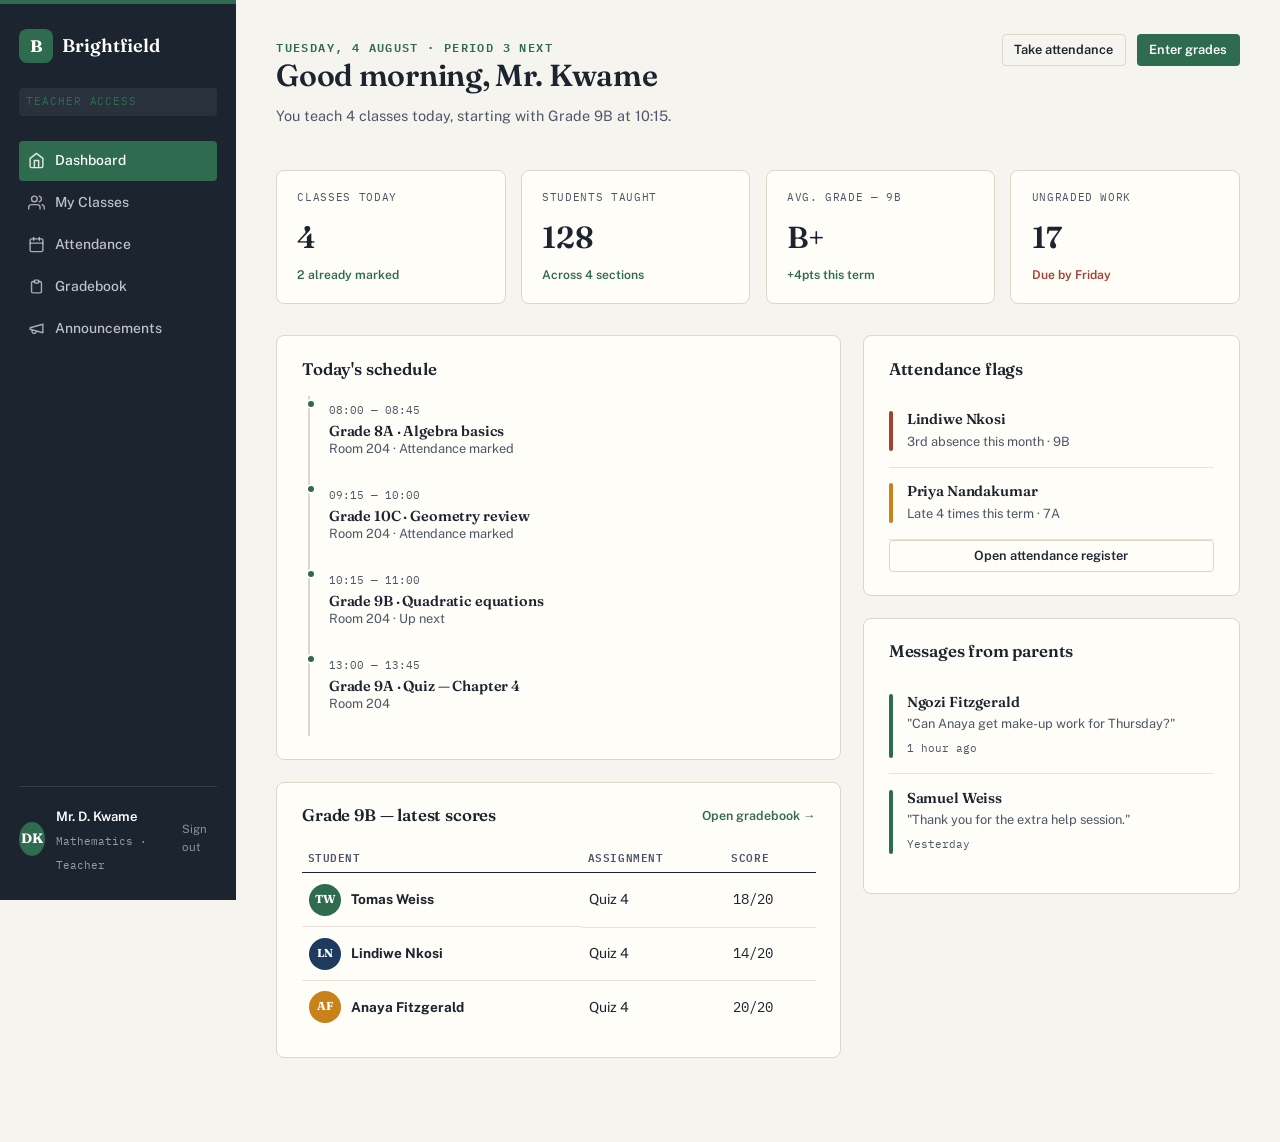
<file: teacher-dashboard.html>
<!DOCTYPE html>
<html lang="en">
<head>
<meta charset="UTF-8">
<meta name="viewport" content="width=device-width, initial-scale=1.0">
<title>Teacher Dashboard — Brightfield Academy</title>
<link rel="preconnect" href="https://fonts.googleapis.com">
<link href="https://fonts.googleapis.com/css2?family=Fraunces:opsz,wght@9..144,500;9..144,600;9..144,700&family=Public+Sans:wght@400;500;600;700&family=IBM+Plex+Mono:wght@500;600&display=swap" rel="stylesheet">
<link rel="stylesheet" href="assets/style.css">
</head>
<body class="role-teacher">

<div class="app">
  <aside class="app-sidebar">
    <a href="index.html" class="brand"><span class="brand-mark">B</span><span class="brand-name">Brightfield</span></a>
    <span class="side-role">TEACHER ACCESS</span>
    <nav class="side-nav">
      <a href="teacher-dashboard.html" class="active"><svg viewBox="0 0 24 24" fill="none" stroke="currentColor" stroke-width="2" stroke-linecap="round" stroke-linejoin="round"><path d="M3 9l9-7 9 7v11a2 2 0 0 1-2 2H5a2 2 0 0 1-2-2z"/><polyline points="9 22 9 12 15 12 15 22"/></svg>Dashboard</a>
      <a href="students.html?role=teacher"><svg viewBox="0 0 24 24" fill="none" stroke="currentColor" stroke-width="2" stroke-linecap="round" stroke-linejoin="round"><path d="M17 21v-2a4 4 0 0 0-4-4H5a4 4 0 0 0-4 4v2"/><circle cx="9" cy="7" r="4"/><path d="M23 21v-2a4 4 0 0 0-3-3.87"/><path d="M16 3.13a4 4 0 0 1 0 7.75"/></svg>My Classes</a>
      <a href="attendance.html?role=teacher"><svg viewBox="0 0 24 24" fill="none" stroke="currentColor" stroke-width="2" stroke-linecap="round" stroke-linejoin="round"><rect x="3" y="4" width="18" height="18" rx="2"/><line x1="16" y1="2" x2="16" y2="6"/><line x1="8" y1="2" x2="8" y2="6"/><line x1="3" y1="10" x2="21" y2="10"/></svg>Attendance</a>
      <a href="exams.html?role=teacher"><svg viewBox="0 0 24 24" fill="none" stroke="currentColor" stroke-width="2" stroke-linecap="round" stroke-linejoin="round"><path d="M9 5H7a2 2 0 0 0-2 2v12a2 2 0 0 0 2 2h10a2 2 0 0 0 2-2V7a2 2 0 0 0-2-2h-2"/><rect x="9" y="3" width="6" height="4" rx="1"/></svg>Gradebook</a>
      <a href="announcements.html?role=teacher"><svg viewBox="0 0 24 24" fill="none" stroke="currentColor" stroke-width="2" stroke-linecap="round" stroke-linejoin="round"><path d="M3 11l18-5v12L3 13v-2z"/><path d="M11.6 16.8a3 3 0 1 1-5.8-1.6"/></svg>Announcements</a>
    </nav>
    <div class="side-user">
      <span class="av">DK</span>
      <div><span class="name">Mr. D. Kwame</span><br><span class="role">Mathematics · Teacher</span></div>
      <a href="login.html" class="logout">Sign out</a>
    </div>
  </aside>

  <main class="app-main">
    <div class="app-topbar">
      <div>
        <span class="eyebrow">Tuesday, 4 August · Period 3 next</span>
        <h1>Good morning, Mr. Kwame</h1>
        <p class="sub">You teach 4 classes today, starting with Grade 9B at 10:15.</p>
      </div>
      <div class="topbar-actions">
        <a href="attendance.html?role=teacher" class="btn btn-ghost btn-sm">Take attendance</a>
        <a href="exams.html?role=teacher" class="btn btn-primary btn-sm">Enter grades</a>
      </div>
    </div>

    <div class="kpi-row">
      <div class="kpi"><div class="kpi-top"><span class="kpi-label">Classes today</span></div><div class="kpi-num">4</div><div class="kpi-delta up">2 already marked</div></div>
      <div class="kpi"><div class="kpi-top"><span class="kpi-label">Students taught</span></div><div class="kpi-num">128</div><div class="kpi-delta up">Across 4 sections</div></div>
      <div class="kpi"><div class="kpi-top"><span class="kpi-label">Avg. grade — 9B</span></div><div class="kpi-num">B+</div><div class="kpi-delta up">+4pts this term</div></div>
      <div class="kpi"><div class="kpi-top"><span class="kpi-label">Ungraded work</span></div><div class="kpi-num">17</div><div class="kpi-delta down">Due by Friday</div></div>
    </div>

    <div class="grid-2">
      <div>
        <div class="card">
          <div class="card-head"><h3>Today's schedule</h3></div>
          <div class="timeline">
            <div class="t-item"><time>08:00 — 08:45</time><h4 style="margin:.2em 0 0;font-size:.9rem;">Grade 8A · Algebra basics</h4><p style="font-size:.8rem;margin:0;">Room 204 · Attendance marked</p></div>
            <div class="t-item"><time>09:15 — 10:00</time><h4 style="margin:.2em 0 0;font-size:.9rem;">Grade 10C · Geometry review</h4><p style="font-size:.8rem;margin:0;">Room 204 · Attendance marked</p></div>
            <div class="t-item"><time>10:15 — 11:00</time><h4 style="margin:.2em 0 0;font-size:.9rem;">Grade 9B · Quadratic equations</h4><p style="font-size:.8rem;margin:0;">Room 204 · Up next</p></div>
            <div class="t-item"><time>13:00 — 13:45</time><h4 style="margin:.2em 0 0;font-size:.9rem;">Grade 9A · Quiz — Chapter 4</h4><p style="font-size:.8rem;margin:0;">Room 204</p></div>
          </div>
        </div>

        <div class="card">
          <div class="card-head"><h3>Grade 9B — latest scores</h3><a href="exams.html?role=teacher">Open gradebook →</a></div>
          <div class="table-wrap">
            <table>
              <thead><tr><th>Student</th><th>Assignment</th><th class="mono">Score</th></tr></thead>
              <tbody>
                <tr><td class="avatar-row"><span class="av" style="background:var(--teacher);">TW</span><span class="who"><strong>Tomas Weiss</strong></span></td><td>Quiz 4</td><td class="mono">18/20</td></tr>
                <tr><td class="avatar-row"><span class="av" style="background:var(--admin);">LN</span><span class="who"><strong>Lindiwe Nkosi</strong></span></td><td>Quiz 4</td><td class="mono">14/20</td></tr>
                <tr><td class="avatar-row"><span class="av" style="background:var(--student);">AF</span><span class="who"><strong>Anaya Fitzgerald</strong></span></td><td>Quiz 4</td><td class="mono">20/20</td></tr>
              </tbody>
            </table>
          </div>
        </div>
      </div>

      <div>
        <div class="card">
          <div class="card-head"><h3>Attendance flags</h3></div>
          <div class="notice-item"><span class="tag" style="background:var(--bad);"></span><div><h4>Lindiwe Nkosi</h4><p>3rd absence this month · 9B</p></div></div>
          <div class="notice-item"><span class="tag" style="background:var(--warn);"></span><div><h4>Priya Nandakumar</h4><p>Late 4 times this term · 7A</p></div></div>
          <a href="attendance.html?role=teacher" class="btn btn-ghost btn-sm btn-block">Open attendance register</a>
        </div>
        <div class="card">
          <div class="card-head"><h3>Messages from parents</h3></div>
          <div class="notice-item"><span class="tag"></span><div><h4>Ngozi Fitzgerald</h4><p>"Can Anaya get make-up work for Thursday?"</p><time>1 hour ago</time></div></div>
          <div class="notice-item"><span class="tag"></span><div><h4>Samuel Weiss</h4><p>"Thank you for the extra help session."</p><time>Yesterday</time></div></div>
        </div>
      </div>
    </div>
  </main>
</div>

<script src="assets/script.js"></script>
</body>
</html>
</file>
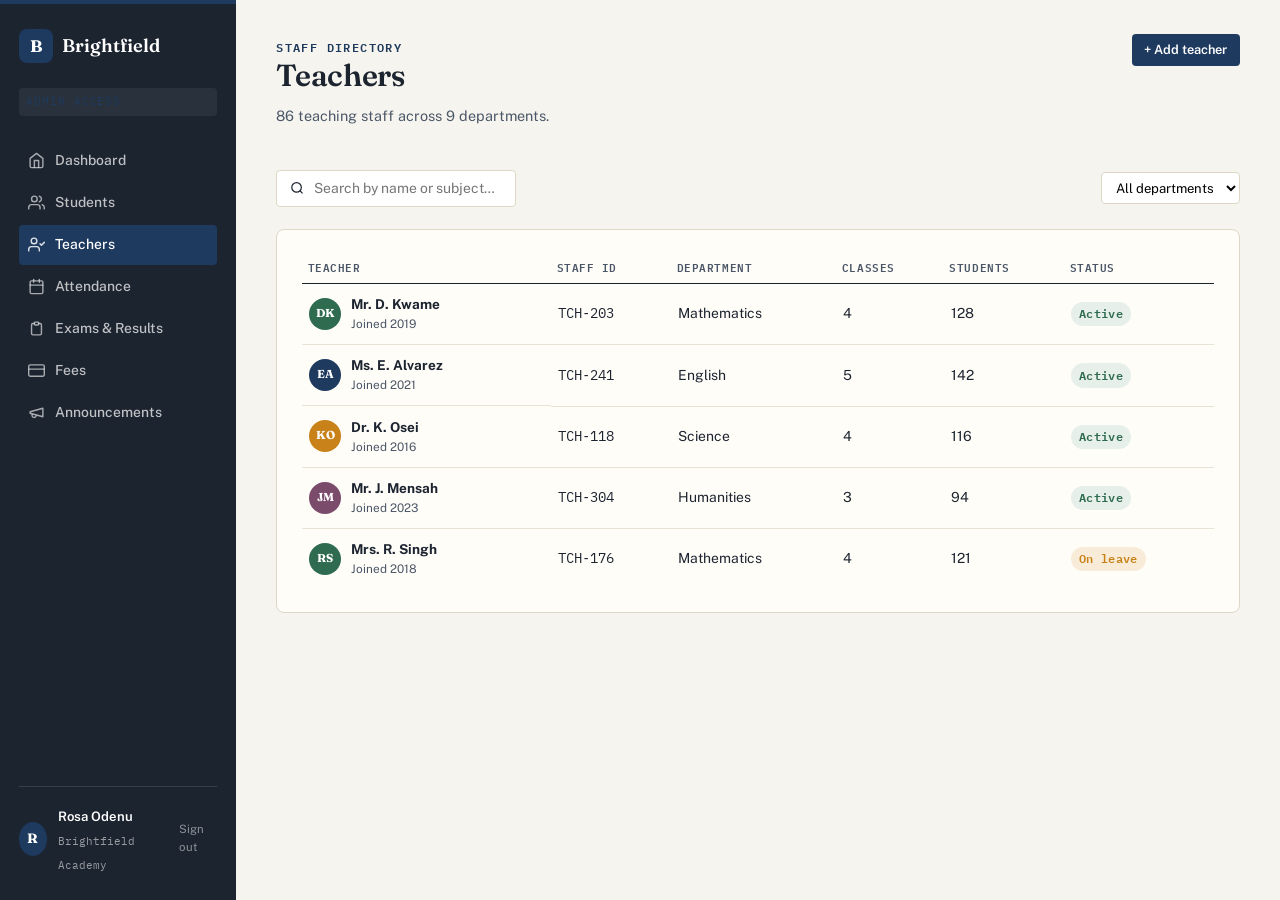
<file: teachers.html>
<!DOCTYPE html>
<html lang="en">
<head>
<meta charset="UTF-8">
<meta name="viewport" content="width=device-width, initial-scale=1.0">
<title>Teachers — Brightfield Academy</title>
<link rel="preconnect" href="https://fonts.googleapis.com">
<link href="https://fonts.googleapis.com/css2?family=Fraunces:opsz,wght@9..144,500;9..144,600;9..144,700&family=Public+Sans:wght@400;500;600;700&family=IBM+Plex+Mono:wght@500;600&display=swap" rel="stylesheet">
<link rel="stylesheet" href="assets/style.css">
</head>
<body class="role-admin role-aware">

<div class="app">
  <aside class="app-sidebar">
    <a href="index.html" class="brand"><span class="brand-mark">B</span><span class="brand-name">Brightfield</span></a>
    <span class="side-role" data-side-role>ADMIN ACCESS</span>
    <nav class="side-nav">
      <a data-roles="admin" href="admin-dashboard.html"><svg viewBox="0 0 24 24" fill="none" stroke="currentColor" stroke-width="2" stroke-linecap="round" stroke-linejoin="round"><path d="M3 9l9-7 9 7v11a2 2 0 0 1-2 2H5a2 2 0 0 1-2-2z"/><polyline points="9 22 9 12 15 12 15 22"/></svg>Dashboard</a>
      <a data-roles="admin" href="students.html?role=admin"><svg viewBox="0 0 24 24" fill="none" stroke="currentColor" stroke-width="2" stroke-linecap="round" stroke-linejoin="round"><path d="M17 21v-2a4 4 0 0 0-4-4H5a4 4 0 0 0-4 4v2"/><circle cx="9" cy="7" r="4"/><path d="M23 21v-2a4 4 0 0 0-3-3.87"/><path d="M16 3.13a4 4 0 0 1 0 7.75"/></svg>Students</a>
      <a data-roles="admin" href="teachers.html?role=admin"><svg viewBox="0 0 24 24" fill="none" stroke="currentColor" stroke-width="2" stroke-linecap="round" stroke-linejoin="round"><path d="M16 21v-2a4 4 0 0 0-4-4H5a4 4 0 0 0-4 4v2"/><circle cx="8.5" cy="7" r="4"/><polyline points="17 11 19 13 23 9"/></svg>Teachers</a>
      <a data-roles="admin" href="attendance.html?role=admin"><svg viewBox="0 0 24 24" fill="none" stroke="currentColor" stroke-width="2" stroke-linecap="round" stroke-linejoin="round"><rect x="3" y="4" width="18" height="18" rx="2"/><line x1="16" y1="2" x2="16" y2="6"/><line x1="8" y1="2" x2="8" y2="6"/><line x1="3" y1="10" x2="21" y2="10"/></svg>Attendance</a>
      <a data-roles="admin" href="exams.html?role=admin"><svg viewBox="0 0 24 24" fill="none" stroke="currentColor" stroke-width="2" stroke-linecap="round" stroke-linejoin="round"><path d="M9 5H7a2 2 0 0 0-2 2v12a2 2 0 0 0 2 2h10a2 2 0 0 0 2-2V7a2 2 0 0 0-2-2h-2"/><rect x="9" y="3" width="6" height="4" rx="1"/></svg>Exams &amp; Results</a>
      <a data-roles="admin" href="fees.html?role=admin"><svg viewBox="0 0 24 24" fill="none" stroke="currentColor" stroke-width="2" stroke-linecap="round" stroke-linejoin="round"><rect x="1" y="4" width="22" height="16" rx="2"/><line x1="1" y1="10" x2="23" y2="10"/></svg>Fees</a>
      <a data-roles="admin" href="announcements.html?role=admin"><svg viewBox="0 0 24 24" fill="none" stroke="currentColor" stroke-width="2" stroke-linecap="round" stroke-linejoin="round"><path d="M3 11l18-5v12L3 13v-2z"/><path d="M11.6 16.8a3 3 0 1 1-5.8-1.6"/></svg>Announcements</a>
    </nav>
    <div class="side-user">
      <span class="av" data-side-avatar>RO</span>
      <div><span class="name" data-side-name>Rosa Odenu</span><br><span class="role">Brightfield Academy</span></div>
      <a href="login.html" class="logout">Sign out</a>
    </div>
  </aside>

  <main class="app-main">
    <div class="app-topbar">
      <div>
        <span class="eyebrow">Staff directory</span>
        <h1>Teachers</h1>
        <p class="sub">86 teaching staff across 9 departments.</p>
      </div>
      <div class="topbar-actions">
        <a href="#" class="btn btn-primary btn-sm">+ Add teacher</a>
      </div>
    </div>

    <div class="toolbar">
      <div class="search">
        <svg width="16" height="16" viewBox="0 0 24 24" fill="none" stroke="currentColor" stroke-width="2"><circle cx="11" cy="11" r="8"/><line x1="21" y1="21" x2="16.65" y2="16.65"/></svg>
        <input type="text" placeholder="Search by name or subject…" data-search="teachersTable">
      </div>
      <div class="filters">
        <select><option>All departments</option><option>Mathematics</option><option>Science</option><option>English</option><option>Humanities</option></select>
      </div>
    </div>

    <div class="card">
      <div class="table-wrap">
        <table id="teachersTable">
          <thead><tr><th>Teacher</th><th class="mono">Staff ID</th><th>Department</th><th>Classes</th><th>Students</th><th>Status</th></tr></thead>
          <tbody>
            <tr><td class="avatar-row"><span class="av" style="background:var(--teacher);">DK</span><span class="who"><strong>Mr. D. Kwame</strong><span>Joined 2019</span></span></td><td class="mono">TCH‑203</td><td>Mathematics</td><td>4</td><td>128</td><td><span class="pill pill-good">Active</span></td></tr>
            <tr><td class="avatar-row"><span class="av" style="background:var(--admin);">EA</span><span class="who"><strong>Ms. E. Alvarez</strong><span>Joined 2021</span></span></td><td class="mono">TCH‑241</td><td>English</td><td>5</td><td>142</td><td><span class="pill pill-good">Active</span></td></tr>
            <tr><td class="avatar-row"><span class="av" style="background:var(--student);">KO</span><span class="who"><strong>Dr. K. Osei</strong><span>Joined 2016</span></span></td><td class="mono">TCH‑118</td><td>Science</td><td>4</td><td>116</td><td><span class="pill pill-good">Active</span></td></tr>
            <tr><td class="avatar-row"><span class="av" style="background:var(--parent);">JM</span><span class="who"><strong>Mr. J. Mensah</strong><span>Joined 2023</span></span></td><td class="mono">TCH‑304</td><td>Humanities</td><td>3</td><td>94</td><td><span class="pill pill-good">Active</span></td></tr>
            <tr><td class="avatar-row"><span class="av" style="background:var(--teacher);">RS</span><span class="who"><strong>Mrs. R. Singh</strong><span>Joined 2018</span></span></td><td class="mono">TCH‑176</td><td>Mathematics</td><td>4</td><td>121</td><td><span class="pill pill-warn">On leave</span></td></tr>
          </tbody>
        </table>
      </div>
    </div>
  </main>
</div>

<script src="assets/script.js"></script>
</body>
</html>
</file>
<file: assets/style.css>
/* ============================================================
   BRIGHTFIELD SCHOOL — design tokens
   Concept: campus wayfinding. Each of the four roles (Admin,
   Teacher, Student, Parent) has its own "badge" colour, the way
   a campus colour-codes buildings and ID lanyards. That colour
   travels with you from the login badge to the dashboard stripe
   to every list you view. Ledger/gradebook mono type is used for
   anything countable — dates, scores, IDs.
   ============================================================ */

:root{
  --ink:      #1c2430;
  --ink-soft: #4b5768;
  --paper:    #f6f4ee;
  --paper-2:  #efece2;
  --card:     #fffdf8;
  --line:     #ddd7c6;
  --line-soft:#e8e3d5;

  --admin:    #1e3a5f;
  --admin-t:  #e7edf3;
  --teacher:  #2f6b4f;
  --teacher-t:#e6efe9;
  --student:  #c9821a;
  --student-t:#f8ecd8;
  --parent:   #7a4b6b;
  --parent-t: #f1e6ee;

  --good:  #2f6b4f;
  --warn:  #c9821a;
  --bad:   #a4402f;

  --role: var(--admin);
  --role-tint: var(--admin-t);

  --font-display: "Fraunces", Georgia, serif;
  --font-body: "Public Sans", "Inter", -apple-system, sans-serif;
  --font-mono: "IBM Plex Mono", ui-monospace, Menlo, monospace;

  --radius-s: 4px;
  --radius-m: 8px;
  --radius-l: 14px;
  --shadow-card: 0 1px 2px rgba(28,36,48,.05), 0 6px 20px -12px rgba(28,36,48,.25);
}

*,*::before,*::after{box-sizing:border-box;}
html{scroll-behavior:smooth;}
body{
  margin:0;
  background:var(--paper);
  color:var(--ink);
  font-family:var(--font-body);
  font-size:15.5px;
  line-height:1.55;
  -webkit-font-smoothing:antialiased;
}
h1,h2,h3,h4{
  font-family:var(--font-display);
  font-weight:600;
  color:var(--ink);
  line-height:1.15;
  margin:0 0 .4em;
  letter-spacing:-.01em;
}
h1{font-size:2.6rem;}
h2{font-size:1.7rem;}
h3{font-size:1.2rem;}
p{margin:0 0 1em;color:var(--ink-soft);}
a{color:inherit;}
img{max-width:100%;display:block;}
.mono{font-family:var(--font-mono);}
.eyebrow{
  font-family:var(--font-mono);
  font-size:.72rem;
  letter-spacing:.12em;
  text-transform:uppercase;
  color:var(--role);
  font-weight:600;
}
::selection{background:var(--role-tint);}
:focus-visible{outline:2px solid var(--role);outline-offset:2px;}
@media (prefers-reduced-motion: reduce){
  *{animation-duration:.001ms !important; transition-duration:.001ms !important;}
}

/* ---------- buttons & inputs ---------- */
.btn{
  display:inline-flex;align-items:center;justify-content:center;gap:.5em;
  font-family:var(--font-body);font-weight:600;font-size:.92rem;
  padding:.65em 1.3em;border-radius:var(--radius-s);
  border:1px solid transparent;cursor:pointer;text-decoration:none;
  transition:transform .12s ease, box-shadow .12s ease, background .15s ease;
}
.btn:active{transform:translateY(1px);}
.btn-primary{background:var(--role);color:#fff;}
.btn-primary:hover{box-shadow:0 6px 16px -6px var(--role);}
.btn-ghost{background:transparent;color:var(--ink);border-color:var(--line);}
.btn-ghost:hover{border-color:var(--role);color:var(--role);}
.btn-block{width:100%;}
.btn-sm{padding:.4em .9em;font-size:.8rem;}

.field{margin-bottom:1.1em;text-align:left;}
.field label{
  display:block;font-size:.78rem;font-weight:600;color:var(--ink-soft);
  margin-bottom:.4em;letter-spacing:.02em;
}
.field input,.field select,.field textarea{
  width:100%;padding:.7em .8em;border:1px solid var(--line);
  border-radius:var(--radius-s);background:#fff;font-family:var(--font-body);
  font-size:.95rem;color:var(--ink);
}
.field input:focus,.field select:focus,.field textarea:focus{
  outline:none;border-color:var(--role);box-shadow:0 0 0 3px var(--role-tint);
}

/* ---------- badges / pills ---------- */
.pill{
  display:inline-flex;align-items:center;gap:.4em;
  font-family:var(--font-mono);font-size:.72rem;font-weight:600;
  padding:.28em .7em;border-radius:99px;letter-spacing:.03em;
}
.pill-good{background:#e6efe9;color:var(--good);}
.pill-warn{background:#f8ecd8;color:var(--warn);}
.pill-bad{background:#f5e3df;color:var(--bad);}
.pill-neutral{background:var(--paper-2);color:var(--ink-soft);}

/* ============================================================
   PUBLIC SITE (index.html)
   ============================================================ */
.site-header{
  position:sticky;top:0;z-index:50;background:rgba(246,244,238,.9);
  backdrop-filter:blur(6px);border-bottom:1px solid var(--line);
}
.site-header .wrap{
  max-width:1180px;margin:0 auto;padding:.9em 1.6em;
  display:flex;align-items:center;justify-content:space-between;
}
.brand{display:flex;align-items:center;gap:.6em;text-decoration:none;color:var(--ink);}
.brand-mark{
  width:34px;height:34px;border-radius:8px;background:var(--admin);
  display:flex;align-items:center;justify-content:center;
  color:#fff;font-family:var(--font-display);font-weight:700;font-size:1.05rem;
}
.brand-name{font-family:var(--font-display);font-weight:600;font-size:1.15rem;}
.site-nav{display:flex;gap:2em;align-items:center;}
.site-nav a{text-decoration:none;font-size:.9rem;color:var(--ink-soft);font-weight:600;}
.site-nav a:hover{color:var(--ink);}

.hero{max-width:1180px;margin:0 auto;padding:5.5em 1.6em 4em;position:relative;}
.hero-grid{display:grid;grid-template-columns:1.1fr .9fr;gap:3em;align-items:center;}
.hero h1{font-size:3.3rem;max-width:11ch;}
.hero-lede{font-size:1.15rem;max-width:42ch;}
.hero-cta{display:flex;gap:1em;margin-top:1.6em;flex-wrap:wrap;}
.roster-card{
  background:var(--card);border:1px solid var(--line);border-radius:var(--radius-l);
  box-shadow:var(--shadow-card);padding:1.6em;
  background-image:
    repeating-linear-gradient(var(--line-soft) 0 1px, transparent 1px 2.5em);
  background-position:0 4.4em;
}
.roster-card .roster-head{
  display:flex;justify-content:space-between;align-items:baseline;
  padding-bottom:1em;border-bottom:2px solid var(--ink);margin-bottom:.4em;
}
.roster-row{display:flex;justify-content:space-between;align-items:center;padding:.55em 0;font-size:.88rem;}
.roster-row span:first-child{color:var(--ink);font-weight:600;}
.roster-row span:last-child{font-family:var(--font-mono);color:var(--ink-soft);font-size:.8rem;}

.badge-strip{display:flex;gap:.5em;margin-top:1.5em;flex-wrap:wrap;}
.mini-badge{
  font-family:var(--font-mono);font-size:.7rem;font-weight:600;
  padding:.4em .8em;border-radius:99px;display:flex;align-items:center;gap:.5em;
}
.mini-badge i{width:8px;height:8px;border-radius:50%;display:inline-block;}

.section{max-width:1180px;margin:0 auto;padding:4.5em 1.6em;}
.section-head{max-width:52ch;margin-bottom:2.5em;}
.feature-grid{display:grid;grid-template-columns:repeat(4,1fr);gap:1.2em;}
.feature-card{
  background:var(--card);border:1px solid var(--line);border-radius:var(--radius-m);
  padding:1.6em;border-top:3px solid var(--role);
}
.feature-card h3{font-size:1.02rem;margin-bottom:.4em;}
.feature-card p{font-size:.88rem;margin:0;}

.role-grid{display:grid;grid-template-columns:repeat(4,1fr);gap:1.1em;}
.role-card{
  border-radius:var(--radius-m);padding:1.6em;color:#fff;position:relative;overflow:hidden;
  min-height:170px;display:flex;flex-direction:column;justify-content:space-between;
}
.role-card h3{color:#fff;margin-bottom:.2em;}
.role-card p{color:rgba(255,255,255,.78);font-size:.85rem;margin:0;}
.role-card .role-code{font-family:var(--font-mono);font-size:.7rem;opacity:.7;}
.role-card.rc-admin{background:var(--admin);}
.role-card.rc-teacher{background:var(--teacher);}
.role-card.rc-student{background:var(--student);}
.role-card.rc-parent{background:var(--parent);}

.stats-band{
  background:var(--ink);color:#fff;border-radius:var(--radius-l);
  padding:2.6em;display:grid;grid-template-columns:repeat(4,1fr);gap:1em;text-align:center;
}
.stats-band .num{font-family:var(--font-display);font-size:2.3rem;font-weight:600;}
.stats-band .lbl{font-family:var(--font-mono);font-size:.72rem;letter-spacing:.06em;
  text-transform:uppercase;color:rgba(255,255,255,.65);margin-top:.3em;}

.site-footer{border-top:1px solid var(--line);padding:2.5em 1.6em;margin-top:2em;}
.site-footer .wrap{max-width:1180px;margin:0 auto;display:flex;justify-content:space-between;
  align-items:center;font-size:.82rem;color:var(--ink-soft);flex-wrap:wrap;gap:1em;}

/* ============================================================
   LOGIN
   ============================================================ */
.login-wrap{
  min-height:100vh;display:grid;place-items:center;
  background:
    repeating-linear-gradient(var(--line-soft) 0 1px, transparent 1px 2.6em),
    var(--paper);
  padding:2em;
}
.login-card{
  width:100%;max-width:920px;background:var(--card);border:1px solid var(--line);
  border-radius:var(--radius-l);box-shadow:var(--shadow-card);overflow:hidden;
  display:grid;grid-template-columns:1fr 1fr;
}
.login-side{background:var(--ink);color:#fff;padding:2.8em 2.4em;display:flex;flex-direction:column;justify-content:space-between;}
.login-side .brand-mark{background:#fff;color:var(--ink);}
.login-side h2{color:#fff;font-size:1.5rem;margin-top:1em;}
.login-side p{color:rgba(255,255,255,.7);font-size:.88rem;}
.login-main{padding:2.8em 2.6em;}
.role-picker{display:grid;grid-template-columns:1fr 1fr;gap:.7em;margin-bottom:1.6em;}
.role-tile{
  border:1.5px solid var(--line);border-radius:var(--radius-m);padding:.9em .8em;
  background:#fff;cursor:pointer;text-align:left;font-family:var(--font-body);
  display:flex;align-items:center;gap:.6em;transition:border-color .15s, background .15s;
}
.role-tile .dot{width:10px;height:10px;border-radius:50%;flex-shrink:0;}
.role-tile strong{display:block;font-size:.86rem;}
.role-tile span{display:block;font-size:.7rem;color:var(--ink-soft);font-family:var(--font-mono);}
.role-tile.active{border-color:var(--tile-color);background:var(--tile-tint);}
.login-foot{display:flex;justify-content:space-between;align-items:center;margin-top:1em;font-size:.8rem;}
.login-foot a{color:var(--role);text-decoration:none;font-weight:600;}

/* ============================================================
   APP SHELL (dashboards & inner pages)
   ============================================================ */
.app{display:grid;grid-template-columns:236px 1fr;min-height:100vh;}
.app-sidebar{
  background:var(--ink);color:#fff;padding:1.6em 1.2em;
  display:flex;flex-direction:column;gap:1.6em;position:sticky;top:0;height:100vh;
  border-top:4px solid var(--role);
}
.app-sidebar .brand{color:#fff;}
.app-sidebar .brand-mark{background:var(--role);}
.side-role{
  font-family:var(--font-mono);font-size:.7rem;letter-spacing:.08em;text-transform:uppercase;
  color:var(--role);background:rgba(255,255,255,.06);padding:.5em .7em;border-radius:var(--radius-s);
}
.side-nav{display:flex;flex-direction:column;gap:.15em;flex:1;}
.side-nav a{
  display:flex;align-items:center;gap:.7em;padding:.65em .7em;border-radius:var(--radius-s);
  text-decoration:none;color:rgba(255,255,255,.72);font-size:.87rem;font-weight:500;
}
.side-nav a svg{width:17px;height:17px;flex-shrink:0;opacity:.85;}
.side-nav a:hover{background:rgba(255,255,255,.06);color:#fff;}
.side-nav a.active{background:var(--role);color:#fff;}
.side-user{
  display:flex;align-items:center;gap:.7em;padding-top:1em;border-top:1px solid rgba(255,255,255,.12);
}
.side-user .av{
  width:34px;height:34px;border-radius:50%;background:var(--role);
  display:flex;align-items:center;justify-content:center;font-family:var(--font-display);font-weight:700;font-size:.85rem;
}
.side-user .name{font-size:.82rem;font-weight:600;}
.side-user .role{font-size:.7rem;color:rgba(255,255,255,.55);font-family:var(--font-mono);}
.side-user a.logout{margin-left:auto;color:rgba(255,255,255,.5);text-decoration:none;font-size:.72rem;}

.app-main{padding:2.2em 2.6em 4em;max-width:1200px;}
.app-topbar{display:flex;justify-content:space-between;align-items:flex-start;margin-bottom:1.8em;gap:1em;flex-wrap:wrap;}
.app-topbar h1{font-size:1.9rem;}
.app-topbar .sub{font-size:.9rem;color:var(--ink-soft);}
.topbar-actions{display:flex;gap:.7em;align-items:center;}

.kpi-row{display:grid;grid-template-columns:repeat(4,1fr);gap:1em;margin-bottom:2em;}
.kpi{
  background:var(--card);border:1px solid var(--line);border-radius:var(--radius-m);
  padding:1.2em 1.3em;
}
.kpi .kpi-top{display:flex;justify-content:space-between;align-items:flex-start;}
.kpi .kpi-label{font-family:var(--font-mono);font-size:.68rem;letter-spacing:.06em;text-transform:uppercase;color:var(--ink-soft);}
.kpi .kpi-num{font-family:var(--font-display);font-size:1.9rem;font-weight:600;margin-top:.25em;}
.kpi .kpi-delta{font-size:.76rem;margin-top:.4em;font-weight:600;}
.kpi .kpi-delta.up{color:var(--good);}
.kpi .kpi-delta.down{color:var(--bad);}

.grid-2{display:grid;grid-template-columns:1.5fr 1fr;gap:1.4em;}
.card{
  background:var(--card);border:1px solid var(--line);border-radius:var(--radius-m);
  padding:1.5em 1.6em;margin-bottom:1.4em;
}
.card-head{display:flex;justify-content:space-between;align-items:center;margin-bottom:1.1em;}
.card-head h3{margin:0;font-size:1.05rem;}
.card-head a{font-size:.78rem;color:var(--role);text-decoration:none;font-weight:600;}

table{width:100%;border-collapse:collapse;font-size:.87rem;}
th{
  text-align:left;font-family:var(--font-mono);font-size:.68rem;letter-spacing:.05em;
  text-transform:uppercase;color:var(--ink-soft);font-weight:600;
  padding:.6em .5em;border-bottom:1.5px solid var(--ink);
}
td{padding:.75em .5em;border-bottom:1px solid var(--line-soft);color:var(--ink);}
tr:last-child td{border-bottom:none;}
td.mono, th.mono{font-family:var(--font-mono);}
.table-wrap{overflow-x:auto;}

.toolbar{display:flex;justify-content:space-between;align-items:center;margin-bottom:1.4em;gap:1em;flex-wrap:wrap;}
.search{
  display:flex;align-items:center;gap:.5em;border:1px solid var(--line);border-radius:var(--radius-s);
  padding:.55em .8em;background:#fff;min-width:240px;
}
.search input{border:none;outline:none;font-family:var(--font-body);font-size:.87rem;width:100%;background:transparent;}
.filters{display:flex;gap:.6em;flex-wrap:wrap;}
.filters select{
  border:1px solid var(--line);border-radius:var(--radius-s);padding:.5em .7em;font-size:.82rem;
  background:#fff;font-family:var(--font-body);
}

.avatar-row{display:flex;align-items:center;gap:.7em;}
.avatar-row .av{
  width:32px;height:32px;border-radius:50%;flex-shrink:0;
  display:flex;align-items:center;justify-content:center;color:#fff;font-weight:700;font-size:.72rem;
  font-family:var(--font-display);
}
.avatar-row .who strong{display:block;font-size:.85rem;}
.avatar-row .who span{display:block;font-size:.74rem;color:var(--ink-soft);}

.progress{height:6px;border-radius:99px;background:var(--paper-2);overflow:hidden;}
.progress > i{display:block;height:100%;background:var(--role);}

.bar-chart{display:flex;align-items:flex-end;gap:.6em;height:150px;padding-top:1em;}
.bar-chart .bar{flex:1;background:var(--paper-2);border-radius:4px 4px 0 0;position:relative;display:flex;align-items:flex-end;}
.bar-chart .bar > i{display:block;width:100%;background:var(--role);border-radius:4px 4px 0 0;}
.bar-chart .bar .val{position:absolute;top:-1.4em;width:100%;text-align:center;font-family:var(--font-mono);font-size:.68rem;color:var(--ink-soft);}
.bar-chart .lbl{text-align:center;font-size:.68rem;color:var(--ink-soft);margin-top:.5em;font-family:var(--font-mono);}

.notice-item{display:flex;gap:.9em;padding:1em 0;border-bottom:1px solid var(--line-soft);}
.notice-item:last-child{border-bottom:none;}
.notice-item .tag{
  width:4px;border-radius:99px;background:var(--role);flex-shrink:0;
}
.notice-item h4{margin:0 0 .25em;font-size:.9rem;}
.notice-item p{margin:0;font-size:.8rem;}
.notice-item time{font-family:var(--font-mono);font-size:.68rem;color:var(--ink-soft);}

.timeline{border-left:2px solid var(--line);margin-left:.4em;padding-left:1.2em;}
.timeline .t-item{position:relative;padding-bottom:1.4em;}
.timeline .t-item::before{
  content:"";position:absolute;left:-1.5em;top:.2em;width:10px;height:10px;
  border-radius:50%;background:var(--role);border:2px solid var(--card);
}
.timeline time{font-family:var(--font-mono);font-size:.68rem;color:var(--ink-soft);}

/* role context switch — used on dashboards and shared inner pages */
body.role-admin{--role:var(--admin);--role-tint:var(--admin-t);}
body.role-teacher{--role:var(--teacher);--role-tint:var(--teacher-t);}
body.role-student{--role:var(--student);--role-tint:var(--student-t);}
body.role-parent{--role:var(--parent);--role-tint:var(--parent-t);}
.role-switch{display:flex;gap:.4em;background:var(--paper-2);padding:.3em;border-radius:99px;}
.role-switch a{
  font-family:var(--font-mono);font-size:.68rem;font-weight:600;padding:.4em .8em;
  border-radius:99px;text-decoration:none;color:var(--ink-soft);
}
.role-switch a.active{background:var(--ink);color:#fff;}

@media (max-width:980px){
  .app{grid-template-columns:1fr;}
  .app-sidebar{position:relative;height:auto;}
  .hero-grid{grid-template-columns:1fr;}
  .feature-grid,.role-grid{grid-template-columns:1fr 1fr;}
  .stats-band{grid-template-columns:1fr 1fr;}
  .kpi-row{grid-template-columns:1fr 1fr;}
  .grid-2{grid-template-columns:1fr;}
  .login-card{grid-template-columns:1fr;}
  .login-side{display:none;}
}
@media (max-width:600px){
  .feature-grid,.role-grid,.kpi-row{grid-template-columns:1fr;}
  .role-picker{grid-template-columns:1fr;}
  .hero h1{font-size:2.3rem;}
  .app-main{padding:1.6em 1.2em 3em;}
}
</file>
